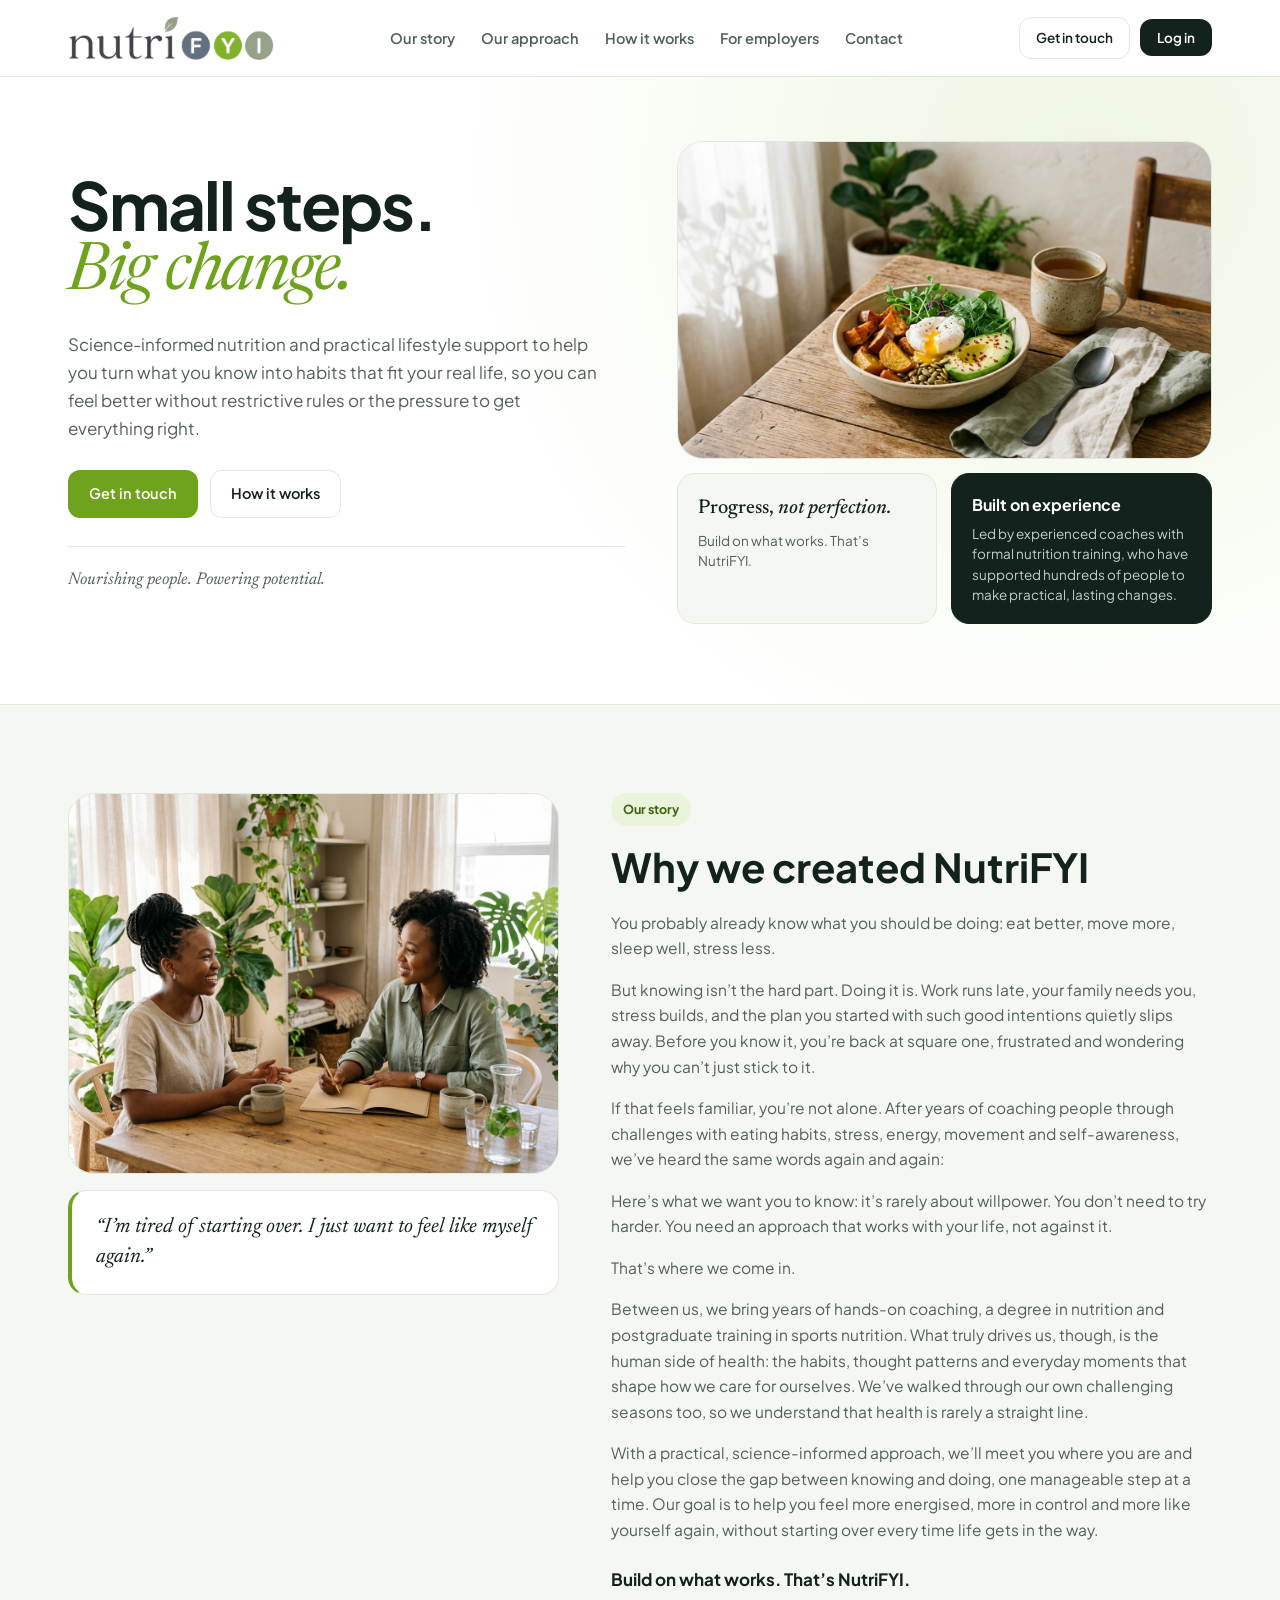
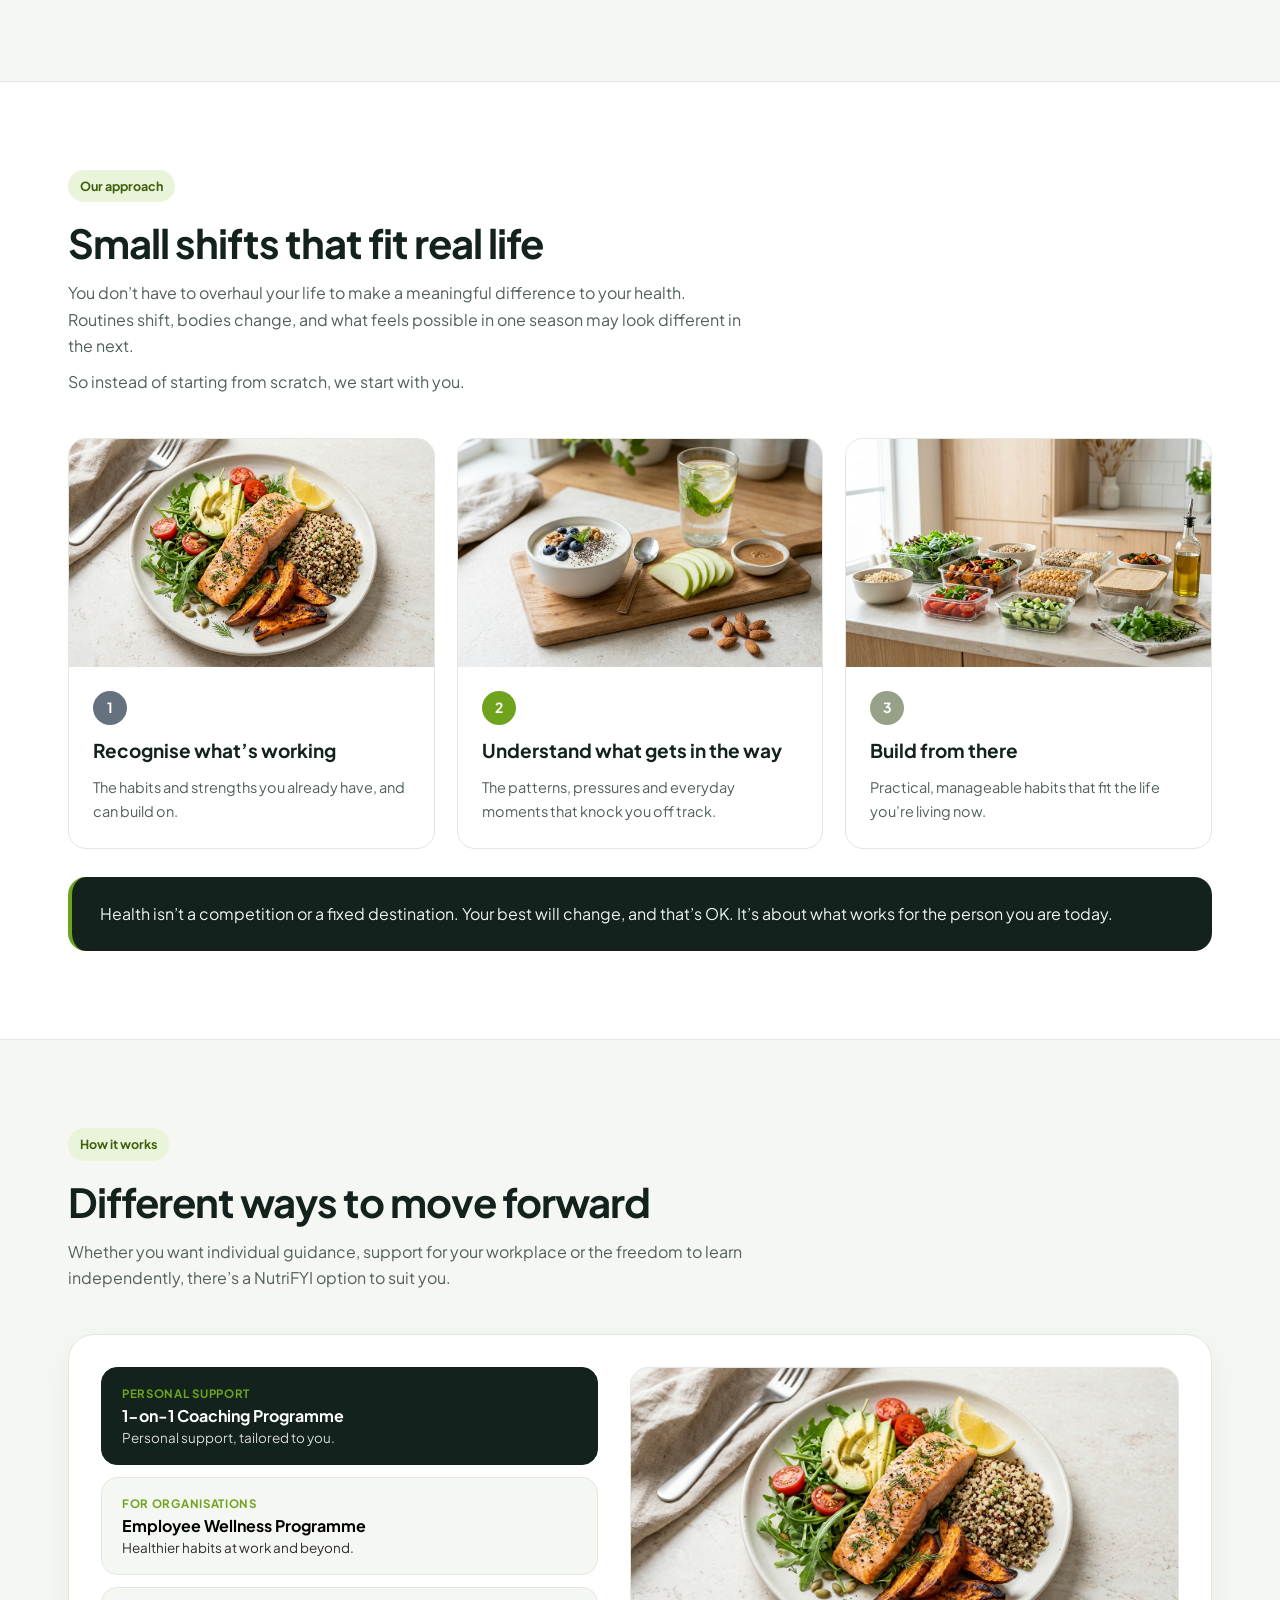
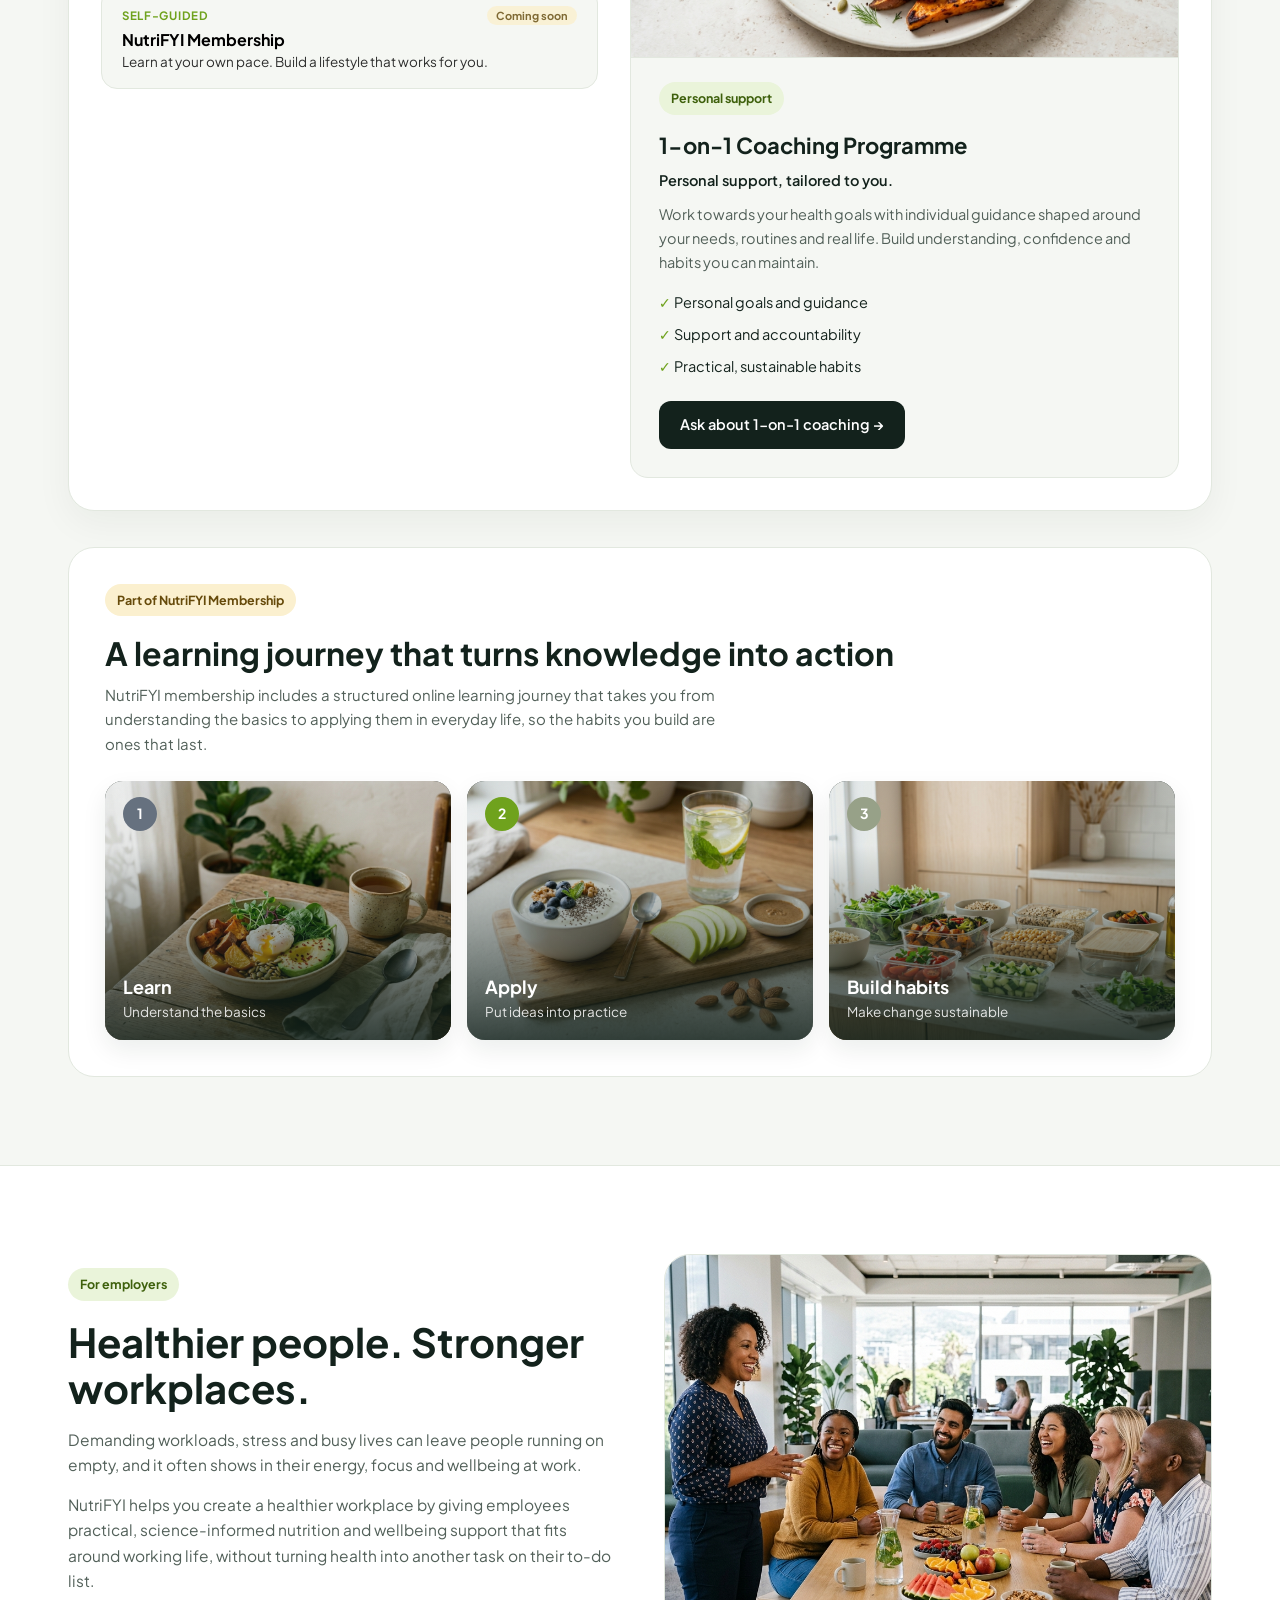
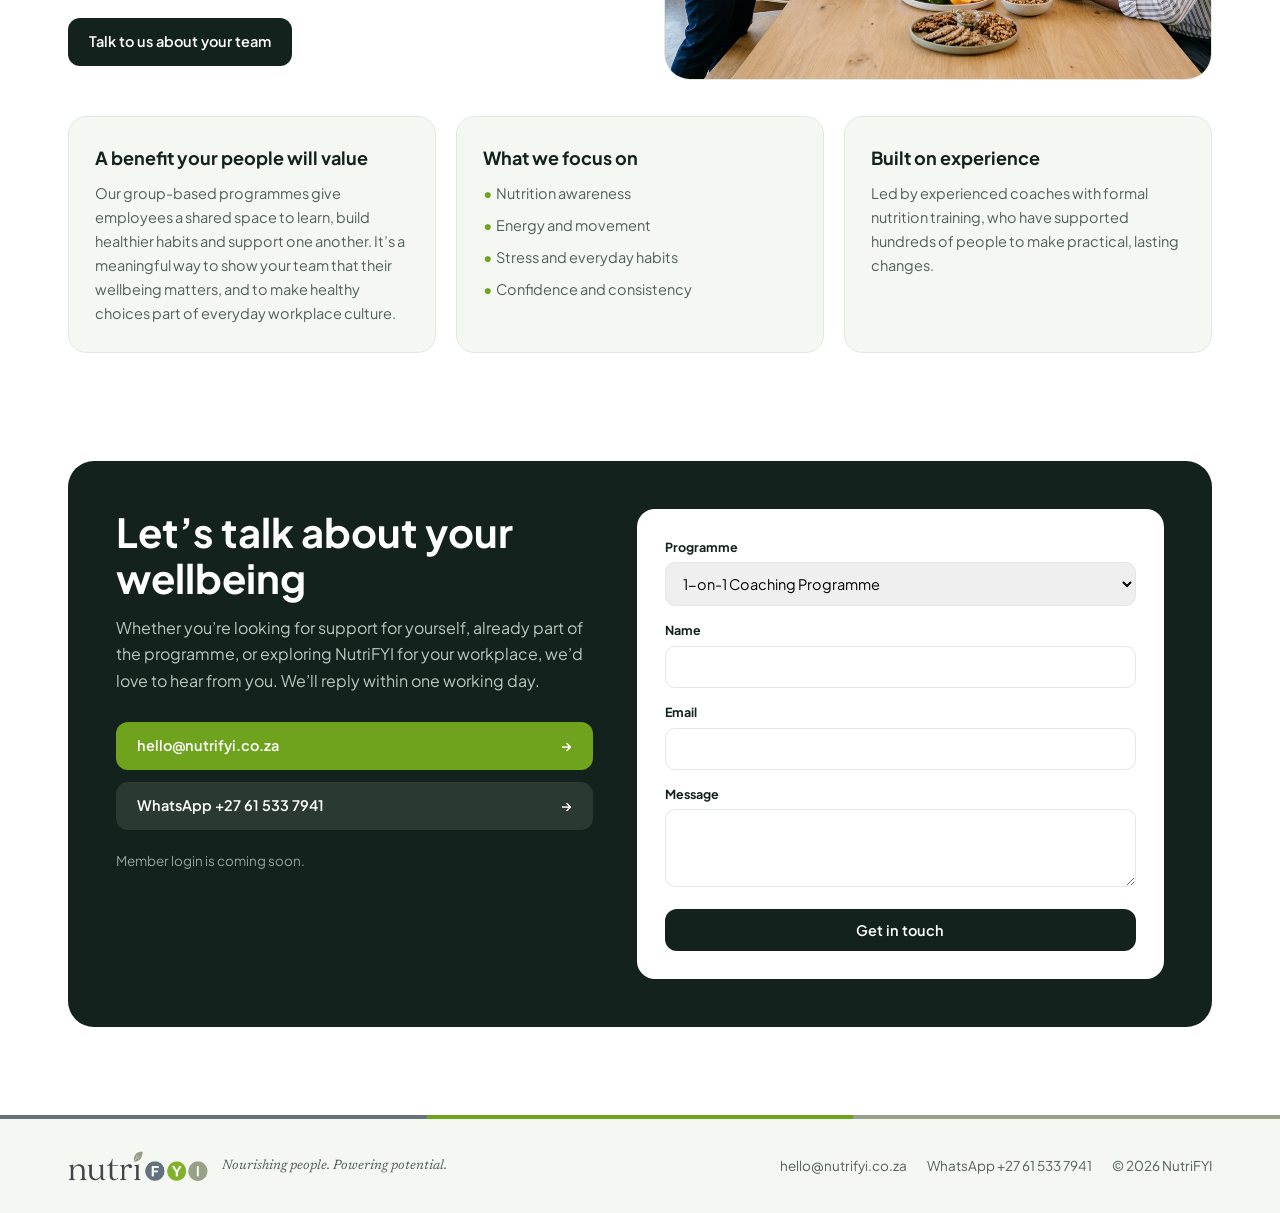
<file: index.html>
<!DOCTYPE html>
<html lang="en">
<head>
  <meta charset="UTF-8" />
  <meta name="viewport" content="width=device-width, initial-scale=1.0" />
  <title>NutriFYI — Nourishing people. Powering potential.</title>
  <meta name="description" content="Science-informed nutrition and practical lifestyle support to help you turn what you know into habits that fit your real life." />
  <meta name="theme-color" content="#6fa21d" />

  <!-- Open Graph -->
  <meta property="og:type" content="website" />
  <meta property="og:title" content="NutriFYI — Small steps. Big change." />
  <meta property="og:description" content="Science-informed nutrition and practical lifestyle support for individuals and workplaces." />
  <meta property="og:image" content="assets/hero-editorial.jpg" />

  <link rel="icon" type="image/svg+xml" href="assets/favicon.svg" />
  <link rel="preconnect" href="https://fonts.googleapis.com" />
  <link rel="preconnect" href="https://fonts.gstatic.com" crossorigin />
  <link href="https://fonts.googleapis.com/css2?family=Newsreader:ital,opsz,wght@0,6..72,400;0,6..72,500;1,6..72,400&family=Plus+Jakarta+Sans:wght@400;500;600;700&display=swap" rel="stylesheet" />
  <link rel="stylesheet" href="css/styles.css" />
</head>
<body>

  <header>
    <div class="container nav">
      <a href="#top" class="brand" aria-label="NutriFYI home">
        <img src="assets/nutrifyi-logo.png" alt="NutriFYI" />
      </a>

      <ul class="nav-links">
        <li><a href="#story">Our story</a></li>
        <li><a href="#approach">Our approach</a></li>
        <li><a href="#how">How it works</a></li>
        <li><a href="#employers">For employers</a></li>
        <li><a href="#contact">Contact</a></li>
      </ul>

      <div class="nav-right">
        <a href="#contact" class="btn btn-outline btn-sm">Get in touch</a>
        <button type="button" class="btn btn-primary btn-sm" id="loginBtn" aria-expanded="false" aria-controls="loginPopover">Log in</button>
        <div class="login-popover" id="loginPopover" role="dialog" aria-label="Member login notice">
          <strong>Member login is coming soon.</strong>
          <p>We’ll let you know as soon as it’s ready.</p>
        </div>
      </div>

      <button type="button" class="mobile-btn" id="mobileMenuBtn" aria-label="Open menu" aria-expanded="false" aria-controls="mobileMenu">
        <svg width="20" height="20" viewBox="0 0 24 24" fill="none" stroke="currentColor" stroke-width="2"><path d="M4 7h16M4 12h16M4 17h16"/></svg>
      </button>
    </div>

    <nav class="mobile-menu" id="mobileMenu" aria-label="Mobile navigation">
      <a href="#story">Our story</a>
      <a href="#approach">Our approach</a>
      <a href="#how">How it works</a>
      <a href="#employers">For employers</a>
      <a href="#contact">Contact</a>
    </nav>
  </header>

  <main>
    <!-- Hero -->
    <section class="hero" id="top">
      <div class="container hero-grid">
        <div>
          <h1>Small steps.<span class="serif">Big change.</span></h1>
          <p class="hero-lede">
            Science-informed nutrition and practical lifestyle support to help you turn what you know into habits that fit your real life, so you can feel better without restrictive rules or the pressure to get everything right.
          </p>
          <div class="hero-actions">
            <a href="#contact" class="btn btn-leaf">Get in touch</a>
            <a href="#how" class="btn btn-outline">How it works</a>
          </div>
          <div class="hero-tagline">Nourishing people. Powering potential.</div>
        </div>

        <div class="hero-bento">
          <div class="bento-img-main">
            <img src="assets/hero-editorial.jpg" alt="Balanced whole-food breakfast bowl and herbal tea in natural morning light" />
          </div>
          <div class="bento-mini">
            <strong class="serif" style="font-size: 20px; font-weight: 500;">Progress, <em>not perfection.</em></strong>
            <p>Build on what works. That’s NutriFYI.</p>
          </div>
          <div class="bento-mini dark">
            <strong>Built on experience</strong>
            <p>Led by experienced coaches with formal nutrition training, who have supported hundreds of people to make practical, lasting changes.</p>
          </div>
        </div>
      </div>
    </section>

    <!-- Our Story -->
    <section class="section section-surface" id="story">
      <div class="container story-split">
        <div class="story-media-col">
          <div class="photo-card">
            <img src="assets/coaching-portrait.jpg" alt="NutriFYI coaching conversation over tea in a bright studio" loading="lazy" />
          </div>
          <blockquote class="story-quote-card">
            <p>“I’m tired of starting over. I just want to feel like myself again.”</p>
          </blockquote>
        </div>

        <div class="story-prose">
          <div class="pill-tag">Our story</div>
          <h2>Why we created NutriFYI</h2>
          <p>You probably already know what you should be doing: eat better, move more, sleep well, stress less.</p>
          <p>But knowing isn’t the hard part. Doing it is. Work runs late, your family needs you, stress builds, and the plan you started with such good intentions quietly slips away. Before you know it, you’re back at square one, frustrated and wondering why you can’t just stick to it.</p>
          <p>If that feels familiar, you’re not alone. After years of coaching people through challenges with eating habits, stress, energy, movement and self-awareness, we’ve heard the same words again and again:</p>
          <p>Here’s what we want you to know: it’s rarely about willpower. You don’t need to try harder. You need an approach that works with your life, not against it.</p>
          <p>That’s where we come in.</p>
          <p>Between us, we bring years of hands-on coaching, a degree in nutrition and postgraduate training in sports nutrition. What truly drives us, though, is the human side of health: the habits, thought patterns and everyday moments that shape how we care for ourselves. We’ve walked through our own challenging seasons too, so we understand that health is rarely a straight line.</p>
          <p>With a practical, science-informed approach, we’ll meet you where you are and help you close the gap between knowing and doing, one manageable step at a time. Our goal is to help you feel more energised, more in control and more like yourself again, without starting over every time life gets in the way.</p>
          <div class="story-signoff">Build on what works. That’s NutriFYI.</div>
        </div>
      </div>
    </section>

    <!-- Our Approach -->
    <section class="section" id="approach">
      <div class="container">
        <div class="section-head">
          <div class="pill-tag">Our approach</div>
          <h2>Small shifts that fit real life</h2>
          <p>You don’t have to overhaul your life to make a meaningful difference to your health. Routines shift, bodies change, and what feels possible in one season may look different in the next.</p>
          <p>So instead of starting from scratch, we start with you.</p>
        </div>

        <div class="method-grid">
          <div class="method-card">
            <div class="method-img-wrap">
              <img src="assets/food-balanced-lunch.jpg" alt="Balanced whole-food lunch plate with salmon, quinoa, roasted sweet potato, and greens" loading="lazy" />
            </div>
            <div class="method-body">
              <div class="step-badge" style="background: #66717f;">1</div>
              <h3>Recognise what’s working</h3>
              <p>The habits and strengths you already have, and can build on.</p>
            </div>
          </div>
          <div class="method-card">
            <div class="method-img-wrap">
              <img src="assets/food-smart-snacks.jpg" alt="Healthy afternoon snacks with Greek yogurt, berries, apple, almond butter, and mint water" loading="lazy" />
            </div>
            <div class="method-body">
              <div class="step-badge" style="background: #6fa21d;">2</div>
              <h3>Understand what gets in the way</h3>
              <p>The patterns, pressures and everyday moments that knock you off track.</p>
            </div>
          </div>
          <div class="method-card">
            <div class="method-img-wrap">
              <img src="assets/food-meal-prep.jpg" alt="Fresh weekly whole-food meal prep containers with leafy greens, roasted vegetables, grains, and chickpeas" loading="lazy" />
            </div>
            <div class="method-body">
              <div class="step-badge" style="background: #97a188;">3</div>
              <h3>Build from there</h3>
              <p>Practical, manageable habits that fit the life you’re living now.</p>
            </div>
          </div>
        </div>

        <div class="approach-callout">
          Health isn’t a competition or a fixed destination. Your best will change, and that’s OK. It’s about what works for the person you are today.
        </div>
      </div>
    </section>

    <!-- How It Works -->
    <section class="section section-surface" id="how">
      <div class="container">
        <div class="section-head">
          <div class="pill-tag">How it works</div>
          <h2>Different ways to move forward</h2>
          <p>Whether you want individual guidance, support for your workplace or the freedom to learn independently, there’s a NutriFYI option to suit you.</p>
        </div>

        <div class="finder-shell">
          <div class="finder-options">
            <button type="button" class="finder-opt active" data-key="coaching">
              <div class="finder-opt-top"><small>Personal support</small></div>
              <strong>1-on-1 Coaching Programme</strong>
              <span>Personal support, tailored to you.</span>
            </button>
            <button type="button" class="finder-opt" data-key="workplace">
              <div class="finder-opt-top"><small>For organisations</small></div>
              <strong>Employee Wellness Programme</strong>
              <span>Healthier habits at work and beyond.</span>
            </button>
            <button type="button" class="finder-opt" data-key="membership">
              <div class="finder-opt-top">
                <small>Self-guided</small>
                <span class="pill-tag pill-honey" style="margin:0; padding:3px 9px; font-size:11px;">Coming soon</span>
              </div>
              <strong>NutriFYI Membership</strong>
              <span>Learn at your own pace. Build a lifestyle that works for you.</span>
            </button>
          </div>

          <div class="finder-result" id="fitResult">
            <img class="finder-photo" src="assets/food-balanced-lunch.jpg" alt="Balanced whole-food lunch plate" loading="lazy" />
            <div class="finder-result-body">
              <span class="pill-tag" style="margin-bottom: 12px;">Personal support</span>
              <h3>1-on-1 Coaching Programme</h3>
              <div class="sub">Personal support, tailored to you.</div>
              <p style="color: var(--muted); font-size: 14.5px;">Work towards your health goals with individual guidance shaped around your needs, routines and real life. Build understanding, confidence and habits you can maintain.</p>
              <ul>
                <li>Personal goals and guidance</li>
                <li>Support and accountability</li>
                <li>Practical, sustainable habits</li>
              </ul>
              <a href="#contact" class="btn btn-primary" onclick="preselectProgramme('1-on-1 Coaching Programme')">Ask about 1-on-1 coaching →</a>
            </div>
          </div>
        </div>

        <!-- Part of NutriFYI Membership -->
        <div class="journey-banner">
          <div class="pill-tag pill-honey">Part of NutriFYI Membership</div>
          <h3>A learning journey that turns knowledge into action</h3>
          <p style="color: var(--muted); font-size: 15px; max-width: 640px;">NutriFYI membership includes a structured online learning journey that takes you from understanding the basics to applying them in everyday life, so the habits you build are ones that last.</p>

          <div class="journey-overlay-grid">
            <div class="journey-overlay-card">
              <img src="assets/hero-editorial.jpg" alt="Whole-food breakfast bowl" loading="lazy" />
              <div class="journey-overlay-content">
                <div class="step-badge" style="background: #66717f;">1</div>
                <div>
                  <strong>Learn</strong>
                  <span>Understand the basics</span>
                </div>
              </div>
            </div>
            <div class="journey-overlay-card">
              <img src="assets/food-smart-snacks.jpg" alt="Healthy afternoon snacks" loading="lazy" />
              <div class="journey-overlay-content">
                <div class="step-badge" style="background: #6fa21d;">2</div>
                <div>
                  <strong>Apply</strong>
                  <span>Put ideas into practice</span>
                </div>
              </div>
            </div>
            <div class="journey-overlay-card">
              <img src="assets/food-meal-prep.jpg" alt="Weekly whole-food meal prep" loading="lazy" />
              <div class="journey-overlay-content">
                <div class="step-badge" style="background: #97a188;">3</div>
                <div>
                  <strong>Build habits</strong>
                  <span>Make change sustainable</span>
                </div>
              </div>
            </div>
          </div>
        </div>
      </div>
    </section>

    <!-- For Employers -->
    <section class="section" id="employers">
      <div class="container">
        <div class="employers-top">
          <div>
            <div class="pill-tag">For employers</div>
            <h2>Healthier people. Stronger workplaces.</h2>
            <p style="color: var(--muted); font-size: 15.5px; margin-bottom: 14px;">Demanding workloads, stress and busy lives can leave people running on empty, and it often shows in their energy, focus and wellbeing at work.</p>
            <p style="color: var(--muted); font-size: 15.5px; margin-bottom: 24px;">NutriFYI helps you create a healthier workplace by giving employees practical, science-informed nutrition and wellbeing support that fits around working life, without turning health into another task on their to-do list.</p>
            <a href="#contact" class="btn btn-primary" onclick="preselectProgramme('Employee Wellness Programme')">Talk to us about your team</a>
          </div>
          <div class="photo-card">
            <img src="assets/workplace-wellness.jpg" alt="Workplace team participating in a NutriFYI wellbeing session" loading="lazy" />
          </div>
        </div>

        <div class="employers-cards">
          <div class="emp-card">
            <h3>A benefit your people will value</h3>
            <p>Our group-based programmes give employees a shared space to learn, build healthier habits and support one another. It’s a meaningful way to show your team that their wellbeing matters, and to make healthy choices part of everyday workplace culture.</p>
          </div>
          <div class="emp-card">
            <h3>What we focus on</h3>
            <ul>
              <li>Nutrition awareness</li>
              <li>Energy and movement</li>
              <li>Stress and everyday habits</li>
              <li>Confidence and consistency</li>
            </ul>
          </div>
          <div class="emp-card">
            <h3>Built on experience</h3>
            <p>Led by experienced coaches with formal nutrition training, who have supported hundreds of people to make practical, lasting changes.</p>
          </div>
        </div>
      </div>
    </section>

    <!-- Contact -->
    <section class="section" id="contact" style="padding-top: 20px;">
      <div class="container">
        <div class="contact-box">
          <div>
            <h2>Let’s talk about your wellbeing</h2>
            <p style="margin-bottom: 28px;">Whether you’re looking for support for yourself, already part of the programme, or exploring NutriFYI for your workplace, we’d love to hear from you. We’ll reply within one working day.</p>
            <div class="contact-channels">
              <a href="mailto:hello@nutrifyi.co.za" class="btn btn-leaf" style="justify-content: space-between;">
                <span>hello@nutrifyi.co.za</span><span>→</span>
              </a>
              <a href="https://wa.me/27615337941" target="_blank" rel="noopener noreferrer" class="btn btn-whatsapp">
                <span>WhatsApp +27 61 533 7941</span><span>→</span>
              </a>
            </div>
            <p style="font-size: 13.5px; opacity: 0.78;">Member login is coming soon.</p>
          </div>

          <div class="contact-form">
            <form name="contact" method="POST" data-netlify="true" netlify-honeypot="bot-field" id="contactForm">
              <input type="hidden" name="form-name" value="contact" />
              <input type="hidden" name="subject" value="New NutriFYI enquiry from %{formName} (%{submissionId})" />
              <p class="sr-only">
                <label>Don’t fill this out if you’re human: <input name="bot-field" /></label>
              </p>

              <div class="field">
                <label for="programme">Programme</label>
                <select id="programme" name="programme">
                  <option value="1-on-1 Coaching Programme">1-on-1 Coaching Programme</option>
                  <option value="Employee Wellness Programme">Employee Wellness Programme</option>
                  <option value="NutriFYI Membership">NutriFYI Membership</option>
                </select>
              </div>
              <div class="field">
                <label for="name">Name</label>
                <input id="name" name="name" type="text" autocomplete="name" required />
              </div>
              <div class="field">
                <label for="email">Email</label>
                <input id="email" name="email" type="email" autocomplete="email" required />
              </div>
              <div class="field">
                <label for="message">Message</label>
                <textarea id="message" name="message" rows="3"></textarea>
              </div>
              <button type="submit" class="btn btn-primary" style="width: 100%;">Get in touch</button>
            </form>
            <div class="form-status" id="formStatus" role="status" aria-live="polite"></div>
          </div>
        </div>
      </div>
    </section>
  </main>

  <div class="fyi-bar">
    <div style="background: #66717f;"></div>
    <div style="background: #6fa21d;"></div>
    <div style="background: #97a188;"></div>
  </div>
  <footer>
    <div class="container footer-flex">
      <div class="footer-brand">
        <img src="assets/nutrifyi-logo.png" alt="NutriFYI" />
        <em class="serif">Nourishing people. Powering potential.</em>
      </div>
      <div class="footer-links">
        <a href="mailto:hello@nutrifyi.co.za">hello@nutrifyi.co.za</a>
        <a href="https://wa.me/27615337941" target="_blank" rel="noopener noreferrer">WhatsApp +27 61 533 7941</a>
        <span>© 2026 NutriFYI</span>
      </div>
    </div>
  </footer>

  <script src="js/main.js"></script>
</body>
</html>
</file>
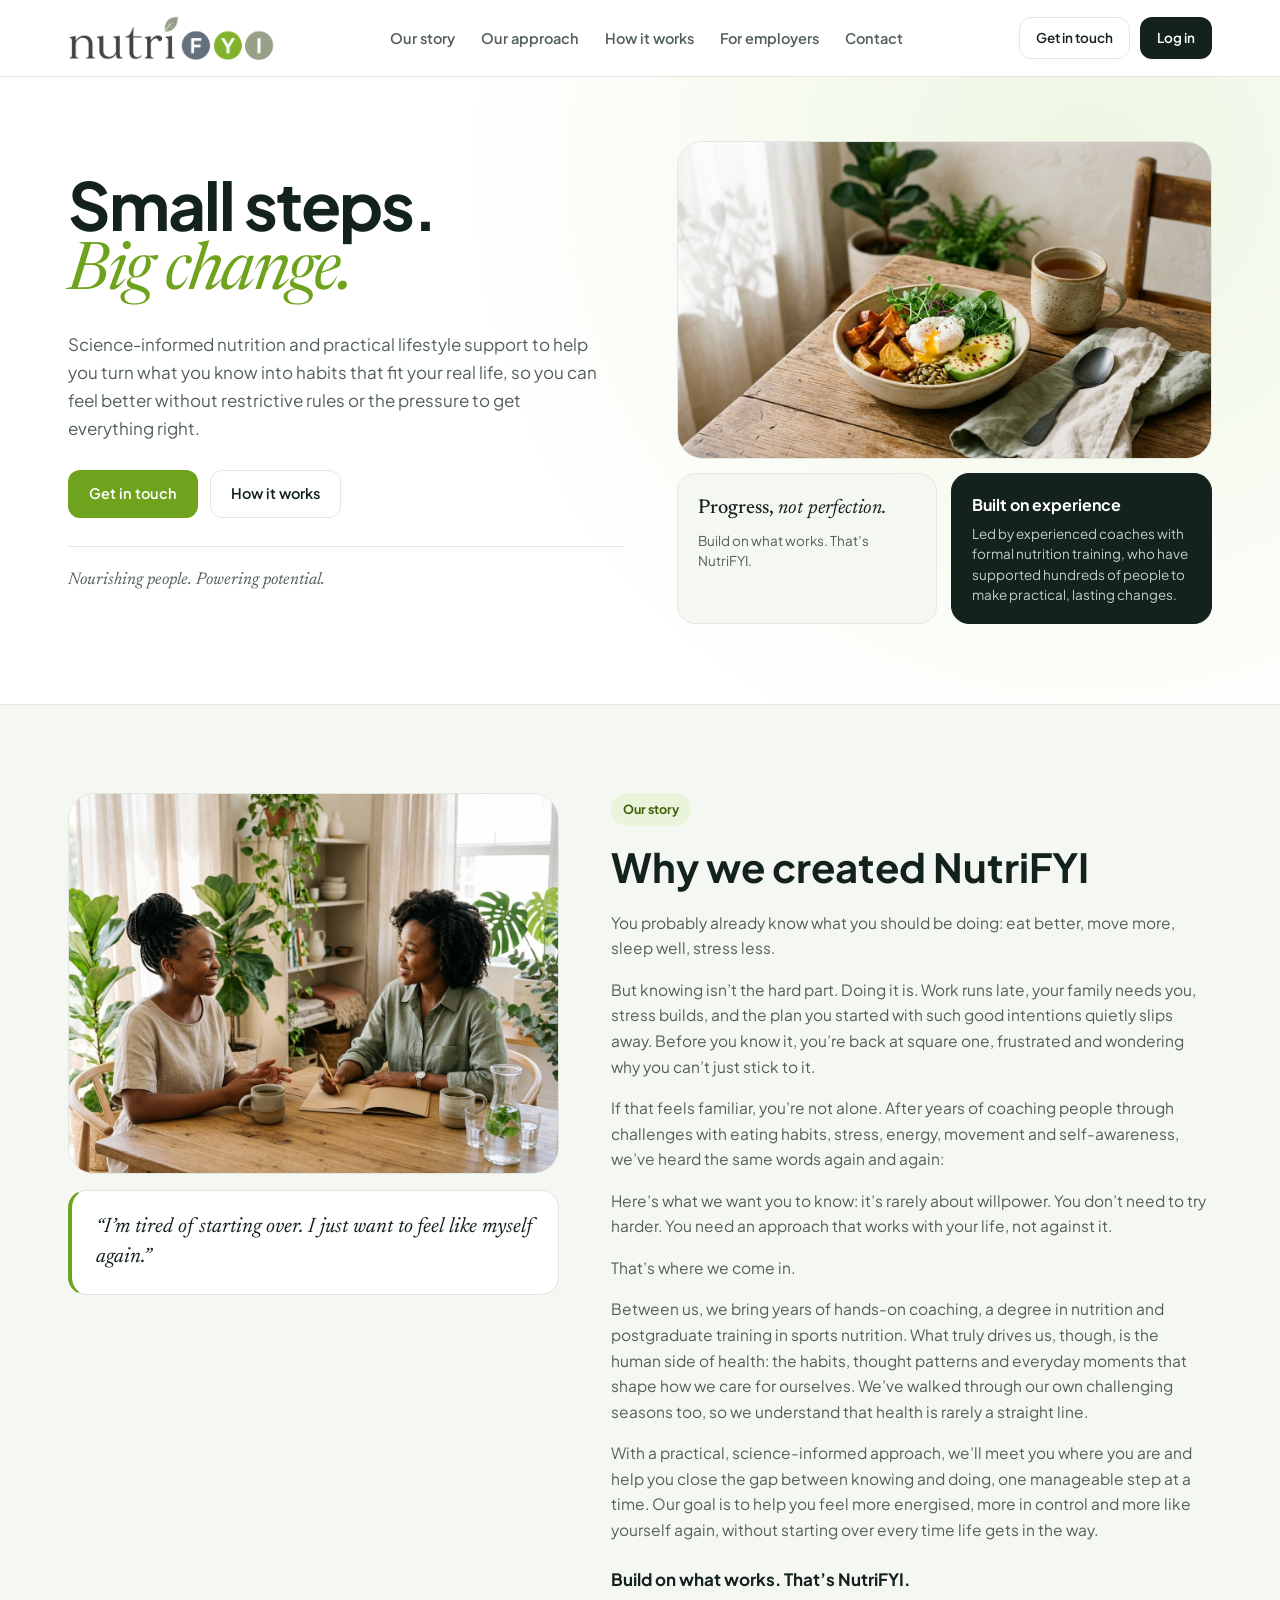
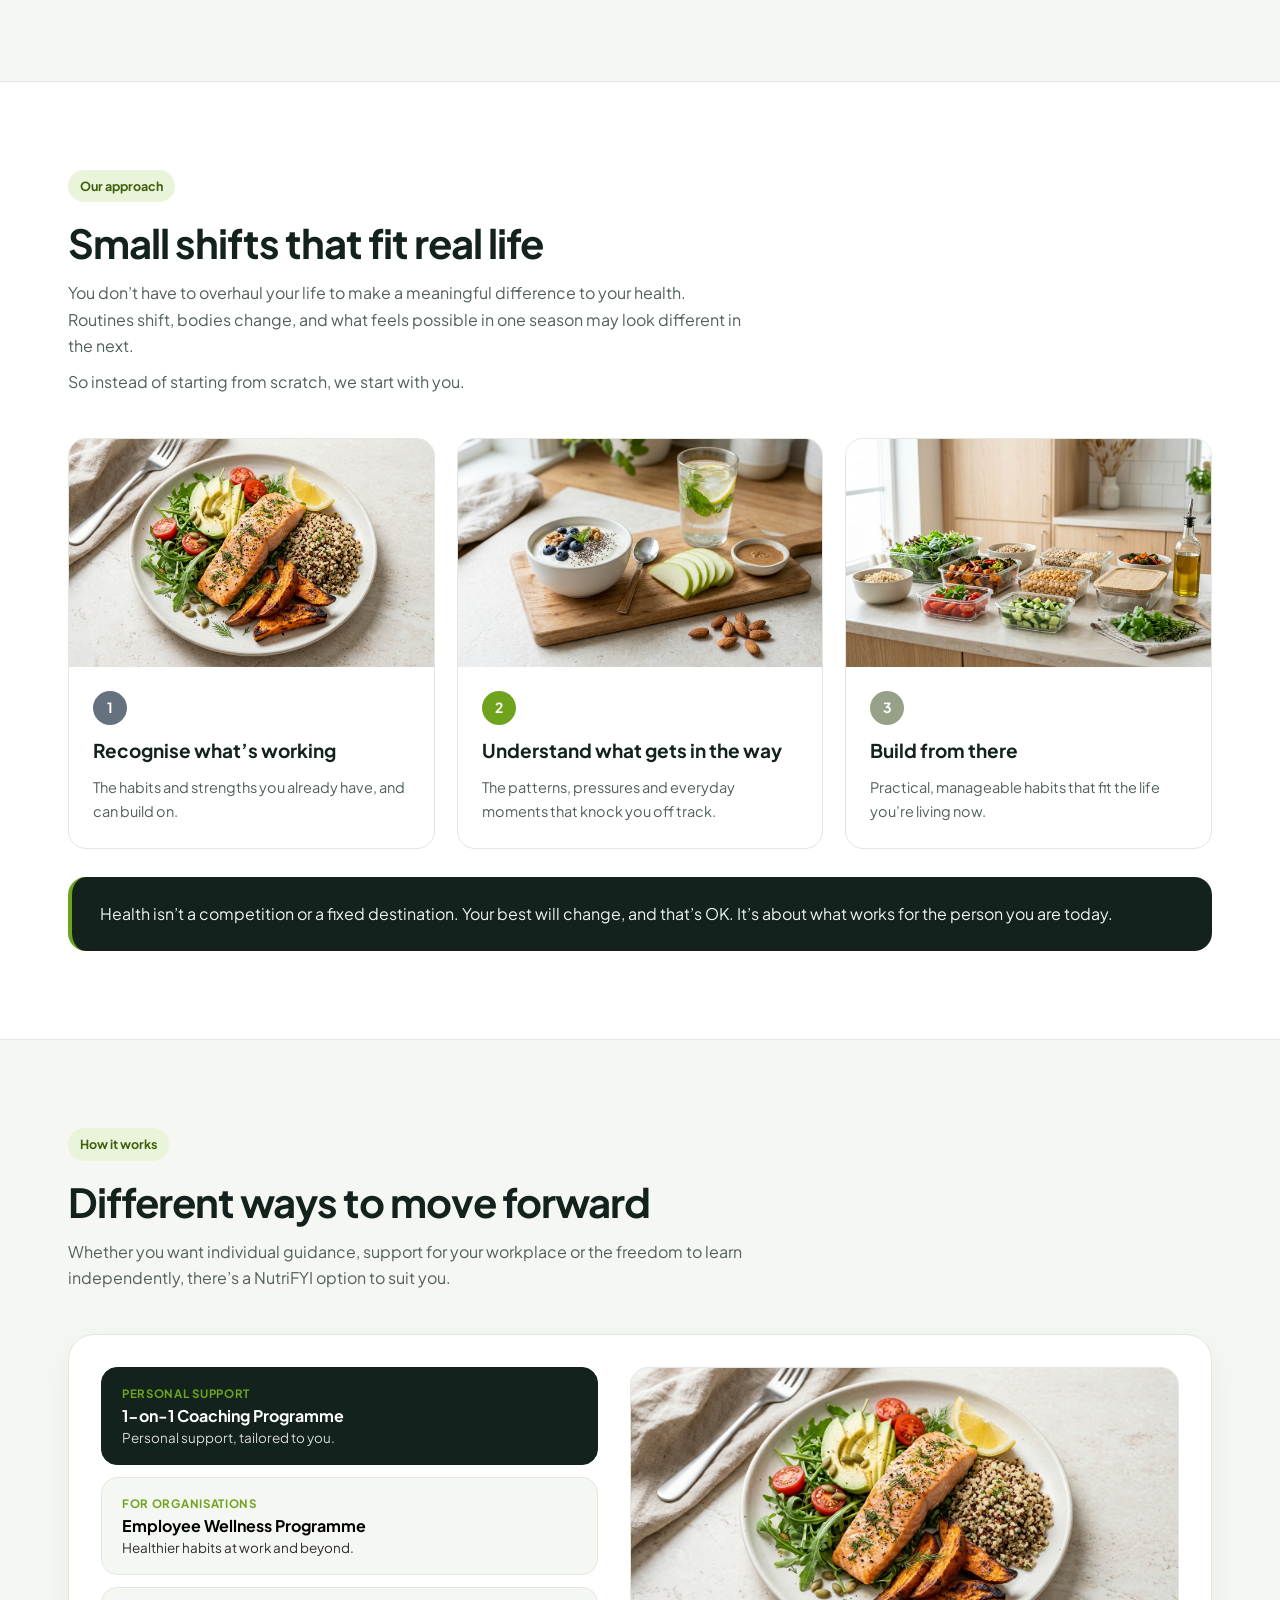
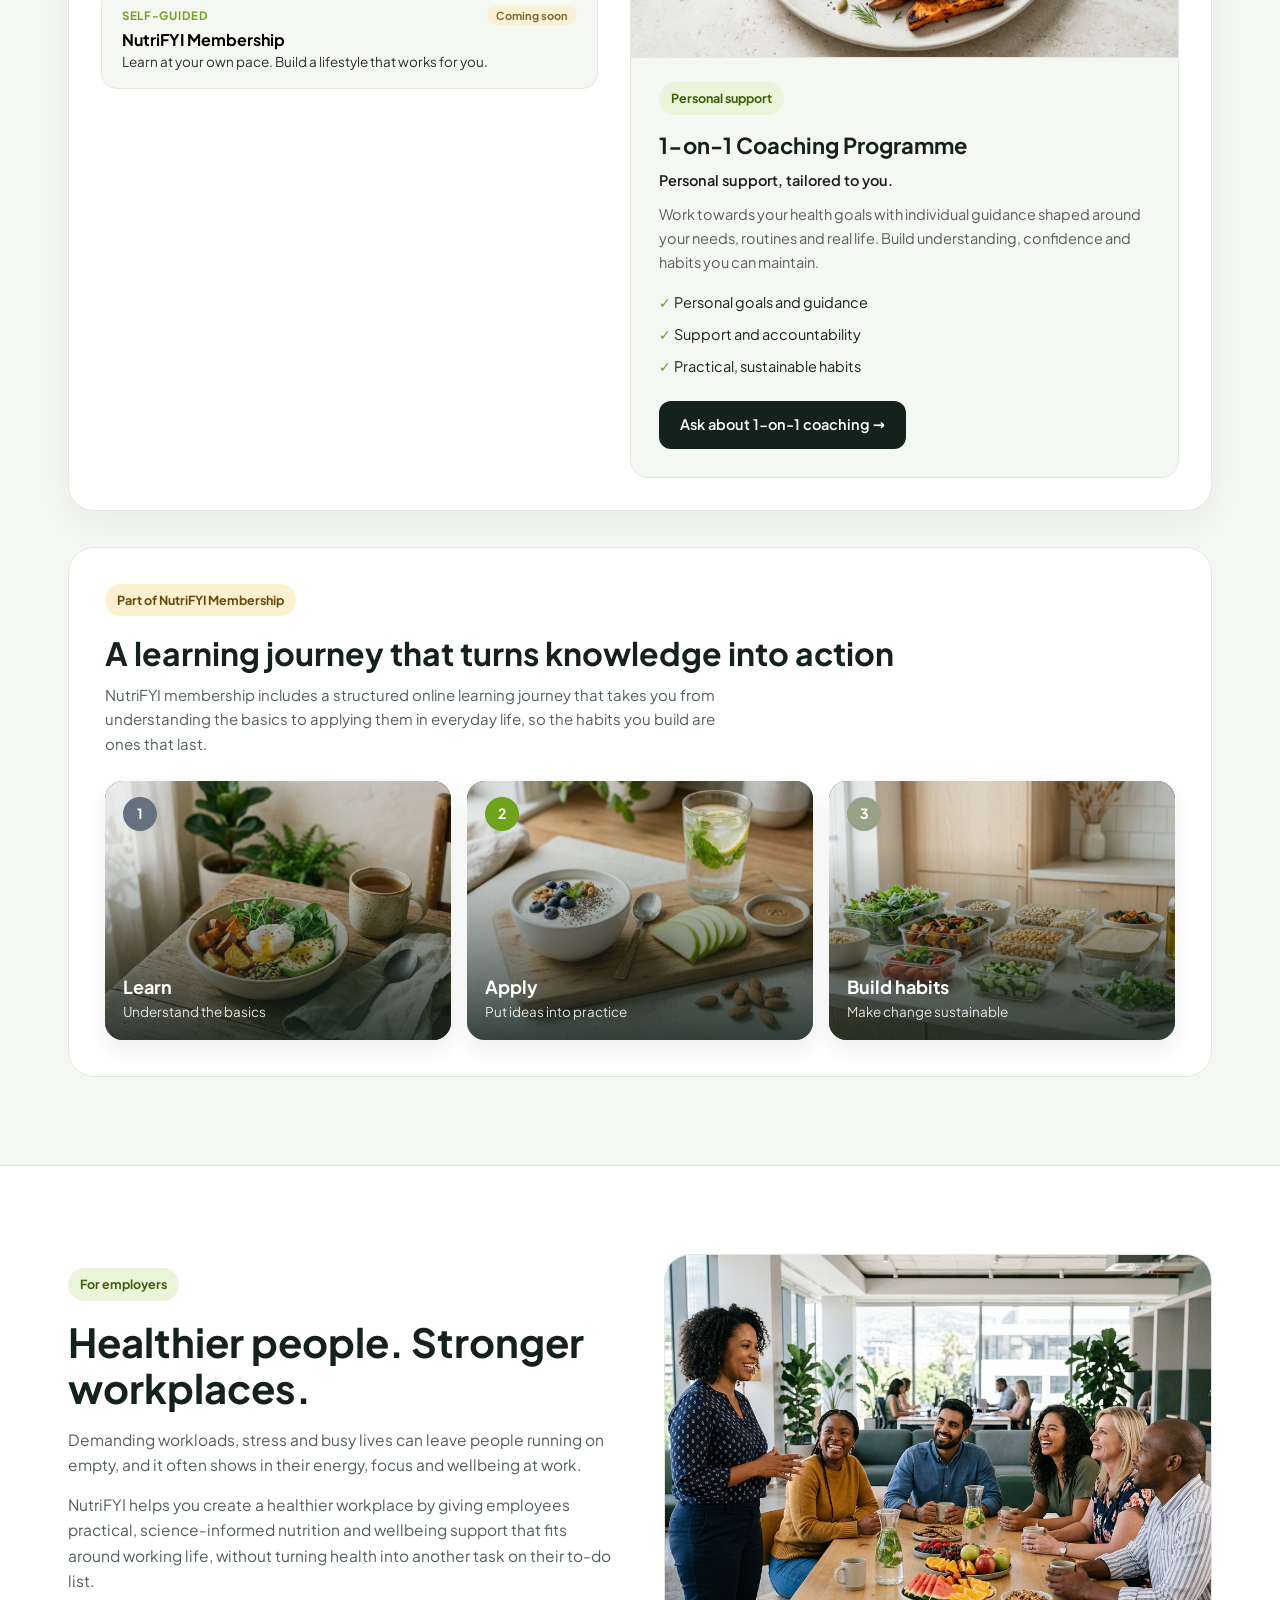
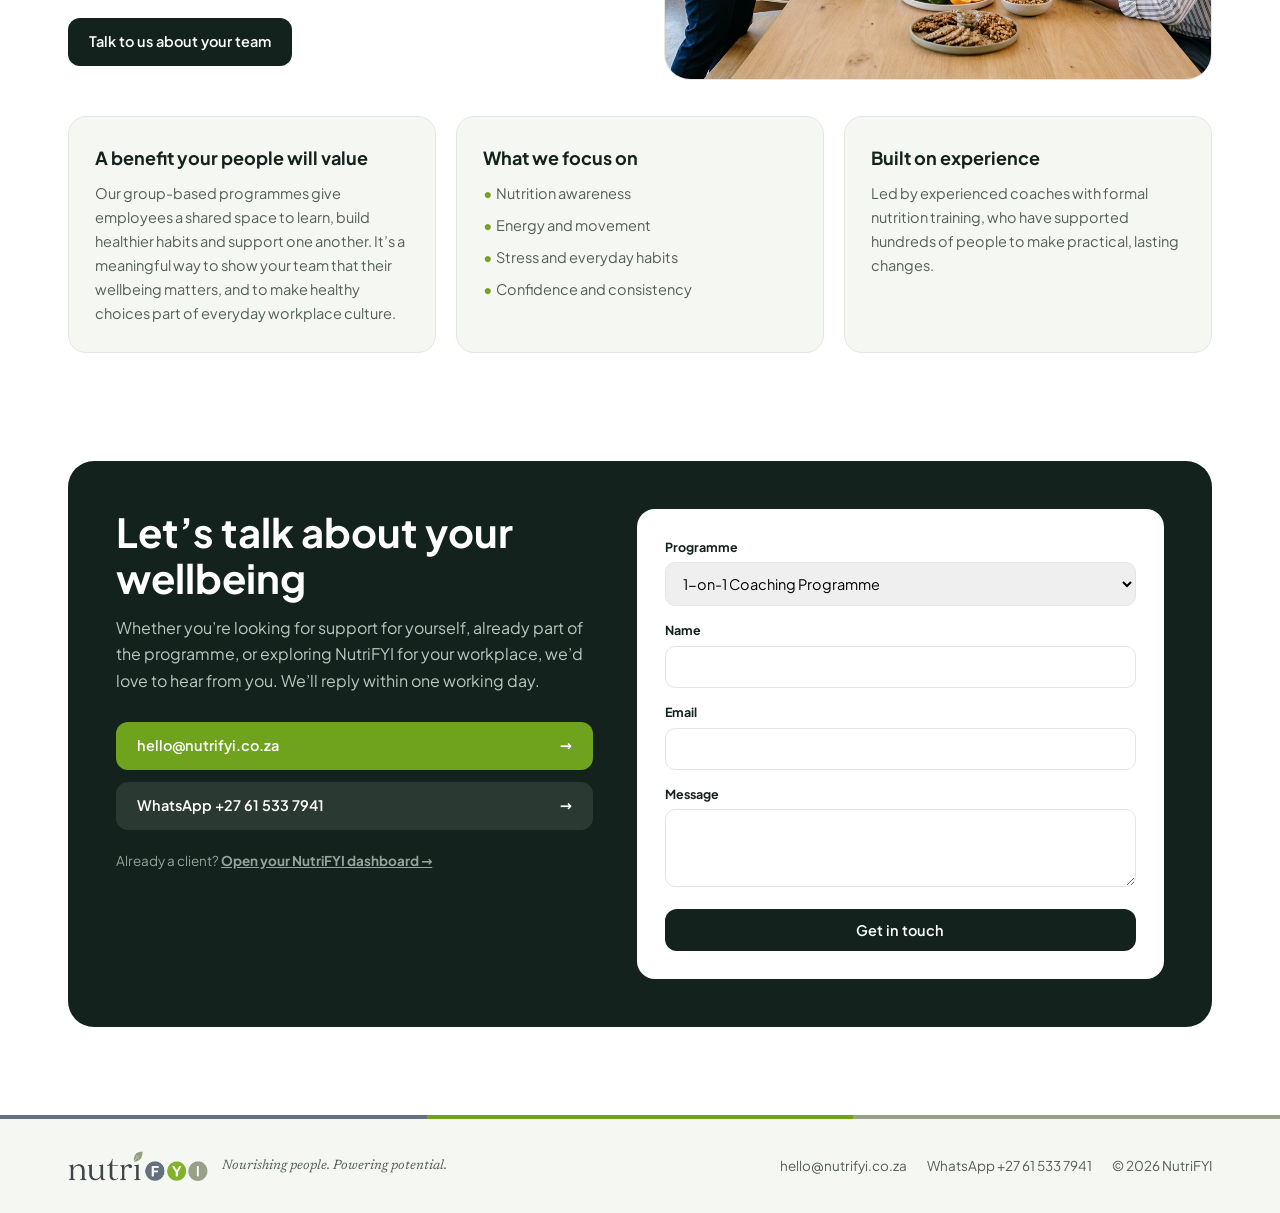
<file: public/index.html>
<!DOCTYPE html>
<html lang="en">
<head>
  <meta charset="UTF-8" />
  <meta name="viewport" content="width=device-width, initial-scale=1.0" />
  <title>NutriFYI — Nourishing people. Powering potential.</title>
  <meta name="description" content="Science-informed nutrition and practical lifestyle support to help you turn what you know into habits that fit your real life." />
  <meta name="theme-color" content="#6fa21d" />

  <!-- Open Graph -->
  <meta property="og:type" content="website" />
  <meta property="og:title" content="NutriFYI — Small steps. Big change." />
  <meta property="og:description" content="Science-informed nutrition and practical lifestyle support for individuals and workplaces." />
  <meta property="og:image" content="assets/hero-editorial.jpg" />

  <link rel="icon" type="image/svg+xml" href="assets/favicon.svg" />
  <link rel="stylesheet" href="css/styles.css" />
</head>
<body>

  <header>
    <div class="container nav">
      <a href="#top" class="brand" aria-label="NutriFYI home">
        <img src="assets/nutrifyi-logo.png" alt="NutriFYI" />
      </a>

      <ul class="nav-links">
        <li><a href="#story">Our story</a></li>
        <li><a href="#approach">Our approach</a></li>
        <li><a href="#how">How it works</a></li>
        <li><a href="#employers">For employers</a></li>
        <li><a href="#contact">Contact</a></li>
      </ul>

      <div class="nav-right">
        <a href="#contact" class="btn btn-outline btn-sm">Get in touch</a>
        <a href="/dashboard/" class="btn btn-primary btn-sm" id="loginBtn">Log in</a>
      </div>

      <button type="button" class="mobile-btn" id="mobileMenuBtn" aria-label="Open menu" aria-expanded="false" aria-controls="mobileMenu">
        <svg width="20" height="20" viewBox="0 0 24 24" fill="none" stroke="currentColor" stroke-width="2"><path d="M4 7h16M4 12h16M4 17h16"/></svg>
      </button>
    </div>

    <nav class="mobile-menu" id="mobileMenu" aria-label="Mobile navigation">
      <a href="#story">Our story</a>
      <a href="#approach">Our approach</a>
      <a href="#how">How it works</a>
      <a href="#employers">For employers</a>
      <a href="#contact">Contact</a>
      <a href="/dashboard/">Client dashboard</a>
    </nav>
  </header>

  <main>
    <!-- Hero -->
    <section class="hero" id="top">
      <div class="container hero-grid">
        <div>
          <h1>Small steps.<span class="serif">Big change.</span></h1>
          <p class="hero-lede">
            Science-informed nutrition and practical lifestyle support to help you turn what you know into habits that fit your real life, so you can feel better without restrictive rules or the pressure to get everything right.
          </p>
          <div class="hero-actions">
            <a href="#contact" class="btn btn-leaf">Get in touch</a>
            <a href="#how" class="btn btn-outline">How it works</a>
          </div>
          <div class="hero-tagline">Nourishing people. Powering potential.</div>
        </div>

        <div class="hero-bento">
          <div class="bento-img-main">
            <img src="assets/hero-editorial.jpg" alt="Balanced whole-food breakfast bowl and herbal tea in natural morning light" />
          </div>
          <div class="bento-mini">
            <strong class="serif bento-quote-title">Progress, <em>not perfection.</em></strong>
            <p>Build on what works. That’s NutriFYI.</p>
          </div>
          <div class="bento-mini dark">
            <strong>Built on experience</strong>
            <p>Led by experienced coaches with formal nutrition training, who have supported hundreds of people to make practical, lasting changes.</p>
          </div>
        </div>
      </div>
    </section>

    <!-- Our Story -->
    <section class="section section-surface" id="story">
      <div class="container story-split">
        <div class="story-media-col">
          <div class="photo-card">
            <img src="assets/coaching-portrait.jpg" alt="NutriFYI coaching conversation over tea in a bright studio" loading="lazy" />
          </div>
          <blockquote class="story-quote-card">
            <p>“I’m tired of starting over. I just want to feel like myself again.”</p>
          </blockquote>
        </div>

        <div class="story-prose">
          <div class="pill-tag">Our story</div>
          <h2>Why we created NutriFYI</h2>
          <p>You probably already know what you should be doing: eat better, move more, sleep well, stress less.</p>
          <p>But knowing isn’t the hard part. Doing it is. Work runs late, your family needs you, stress builds, and the plan you started with such good intentions quietly slips away. Before you know it, you’re back at square one, frustrated and wondering why you can’t just stick to it.</p>
          <p>If that feels familiar, you’re not alone. After years of coaching people through challenges with eating habits, stress, energy, movement and self-awareness, we’ve heard the same words again and again:</p>
          <p>Here’s what we want you to know: it’s rarely about willpower. You don’t need to try harder. You need an approach that works with your life, not against it.</p>
          <p>That’s where we come in.</p>
          <p>Between us, we bring years of hands-on coaching, a degree in nutrition and postgraduate training in sports nutrition. What truly drives us, though, is the human side of health: the habits, thought patterns and everyday moments that shape how we care for ourselves. We’ve walked through our own challenging seasons too, so we understand that health is rarely a straight line.</p>
          <p>With a practical, science-informed approach, we’ll meet you where you are and help you close the gap between knowing and doing, one manageable step at a time. Our goal is to help you feel more energised, more in control and more like yourself again, without starting over every time life gets in the way.</p>
          <div class="story-signoff">Build on what works. That’s NutriFYI.</div>
        </div>
      </div>
    </section>

    <!-- Our Approach -->
    <section class="section" id="approach">
      <div class="container">
        <div class="section-head">
          <div class="pill-tag">Our approach</div>
          <h2>Small shifts that fit real life</h2>
          <p>You don’t have to overhaul your life to make a meaningful difference to your health. Routines shift, bodies change, and what feels possible in one season may look different in the next.</p>
          <p>So instead of starting from scratch, we start with you.</p>
        </div>

        <div class="method-grid">
          <div class="method-card">
            <div class="method-img-wrap">
              <img src="assets/food-balanced-lunch.jpg" alt="Balanced whole-food lunch plate with salmon, quinoa, roasted sweet potato, and greens" loading="lazy" />
            </div>
            <div class="method-body">
              <div class="step-badge badge-slate">1</div>
              <h3>Recognise what’s working</h3>
              <p>The habits and strengths you already have, and can build on.</p>
            </div>
          </div>
          <div class="method-card">
            <div class="method-img-wrap">
              <img src="assets/food-smart-snacks.jpg" alt="Healthy afternoon snacks with Greek yogurt, berries, apple, almond butter, and mint water" loading="lazy" />
            </div>
            <div class="method-body">
              <div class="step-badge badge-leaf">2</div>
              <h3>Understand what gets in the way</h3>
              <p>The patterns, pressures and everyday moments that knock you off track.</p>
            </div>
          </div>
          <div class="method-card">
            <div class="method-img-wrap">
              <img src="assets/food-meal-prep.jpg" alt="Fresh weekly whole-food meal prep containers with leafy greens, roasted vegetables, grains, and chickpeas" loading="lazy" />
            </div>
            <div class="method-body">
              <div class="step-badge badge-sage">3</div>
              <h3>Build from there</h3>
              <p>Practical, manageable habits that fit the life you’re living now.</p>
            </div>
          </div>
        </div>

        <div class="approach-callout">
          Health isn’t a competition or a fixed destination. Your best will change, and that’s OK. It’s about what works for the person you are today.
        </div>
      </div>
    </section>

    <!-- How It Works -->
    <section class="section section-surface" id="how">
      <div class="container">
        <div class="section-head">
          <div class="pill-tag">How it works</div>
          <h2>Different ways to move forward</h2>
          <p>Whether you want individual guidance, support for your workplace or the freedom to learn independently, there’s a NutriFYI option to suit you.</p>
        </div>

        <div class="finder-shell">
          <div class="finder-options">
            <button type="button" class="finder-opt active" data-key="coaching">
              <div class="finder-opt-top"><small>Personal support</small></div>
              <strong>1-on-1 Coaching Programme</strong>
              <span>Personal support, tailored to you.</span>
            </button>
            <button type="button" class="finder-opt" data-key="workplace">
              <div class="finder-opt-top"><small>For organisations</small></div>
              <strong>Employee Wellness Programme</strong>
              <span>Healthier habits at work and beyond.</span>
            </button>
            <button type="button" class="finder-opt" data-key="membership">
              <div class="finder-opt-top">
                <small>Self-guided</small>
                <span class="pill-tag pill-honey pill-tag-xs">Coming soon</span>
              </div>
              <strong>NutriFYI Membership</strong>
              <span>Learn at your own pace. Build a lifestyle that works for you.</span>
            </button>
          </div>

          <div class="finder-result" id="fitResult">
            <img class="finder-photo" src="assets/food-balanced-lunch.jpg" alt="Balanced whole-food lunch plate" loading="lazy" />
            <div class="finder-result-body">
              <span class="pill-tag pill-tag-compact">Personal support</span>
              <h3>1-on-1 Coaching Programme</h3>
              <div class="sub">Personal support, tailored to you.</div>
              <p class="finder-result-desc">Work towards your health goals with individual guidance shaped around your needs, routines and real life. Build understanding, confidence and habits you can maintain.</p>
              <ul>
                <li>Personal goals and guidance</li>
                <li>Support and accountability</li>
                <li>Practical, sustainable habits</li>
              </ul>
              <a href="#contact" class="btn btn-primary" data-programme="1-on-1 Coaching Programme">Ask about 1-on-1 coaching →</a>
            </div>
          </div>
        </div>

        <!-- Part of NutriFYI Membership -->
        <div class="journey-banner">
          <div class="pill-tag pill-honey">Part of NutriFYI Membership</div>
          <h3>A learning journey that turns knowledge into action</h3>
          <p class="journey-banner-desc">NutriFYI membership includes a structured online learning journey that takes you from understanding the basics to applying them in everyday life, so the habits you build are ones that last.</p>

          <div class="journey-overlay-grid">
            <div class="journey-overlay-card">
              <img src="assets/hero-editorial.jpg" alt="Whole-food breakfast bowl" loading="lazy" />
              <div class="journey-overlay-content">
                <div class="step-badge badge-slate">1</div>
                <div>
                  <strong>Learn</strong>
                  <span>Understand the basics</span>
                </div>
              </div>
            </div>
            <div class="journey-overlay-card">
              <img src="assets/food-smart-snacks.jpg" alt="Healthy afternoon snacks" loading="lazy" />
              <div class="journey-overlay-content">
                <div class="step-badge badge-leaf">2</div>
                <div>
                  <strong>Apply</strong>
                  <span>Put ideas into practice</span>
                </div>
              </div>
            </div>
            <div class="journey-overlay-card">
              <img src="assets/food-meal-prep.jpg" alt="Weekly whole-food meal prep" loading="lazy" />
              <div class="journey-overlay-content">
                <div class="step-badge badge-sage">3</div>
                <div>
                  <strong>Build habits</strong>
                  <span>Make change sustainable</span>
                </div>
              </div>
            </div>
          </div>
        </div>
      </div>
    </section>

    <!-- For Employers -->
    <section class="section" id="employers">
      <div class="container">
        <div class="employers-top">
          <div>
            <div class="pill-tag">For employers</div>
            <h2>Healthier people. Stronger workplaces.</h2>
            <p class="employers-copy">Demanding workloads, stress and busy lives can leave people running on empty, and it often shows in their energy, focus and wellbeing at work.</p>
            <p class="employers-copy employers-copy-last">NutriFYI helps you create a healthier workplace by giving employees practical, science-informed nutrition and wellbeing support that fits around working life, without turning health into another task on their to-do list.</p>
            <a href="#contact" class="btn btn-primary" data-programme="Employee Wellness Programme">Talk to us about your team</a>
          </div>
          <div class="photo-card">
            <img src="assets/workplace-wellness.jpg" alt="Workplace team participating in a NutriFYI wellbeing session" loading="lazy" />
          </div>
        </div>

        <div class="employers-cards">
          <div class="emp-card">
            <h3>A benefit your people will value</h3>
            <p>Our group-based programmes give employees a shared space to learn, build healthier habits and support one another. It’s a meaningful way to show your team that their wellbeing matters, and to make healthy choices part of everyday workplace culture.</p>
          </div>
          <div class="emp-card">
            <h3>What we focus on</h3>
            <ul>
              <li>Nutrition awareness</li>
              <li>Energy and movement</li>
              <li>Stress and everyday habits</li>
              <li>Confidence and consistency</li>
            </ul>
          </div>
          <div class="emp-card">
            <h3>Built on experience</h3>
            <p>Led by experienced coaches with formal nutrition training, who have supported hundreds of people to make practical, lasting changes.</p>
          </div>
        </div>
      </div>
    </section>

    <!-- Contact -->
    <section class="section section-contact" id="contact">
      <div class="container">
        <div class="contact-box">
          <div>
            <h2>Let’s talk about your wellbeing</h2>
            <p class="contact-intro">Whether you’re looking for support for yourself, already part of the programme, or exploring NutriFYI for your workplace, we’d love to hear from you. We’ll reply within one working day.</p>
            <div class="contact-channels">
              <a href="mailto:hello@nutrifyi.co.za" class="btn btn-leaf btn-channel">
                <span>hello@nutrifyi.co.za</span><span>→</span>
              </a>
              <a href="https://wa.me/27615337941" target="_blank" rel="noopener noreferrer" class="btn btn-whatsapp">
                <span>WhatsApp +27 61 533 7941</span><span>→</span>
              </a>
            </div>
            <p class="contact-footnote">Already a client? <a href="/dashboard/" class="form-status-link">Open your NutriFYI dashboard →</a></p>
          </div>

          <div class="contact-form">
            <form name="contact" method="POST" data-netlify="true" netlify-honeypot="bot-field" id="contactForm">
              <input type="hidden" name="form-name" value="contact" />
              <input type="hidden" name="subject" value="New NutriFYI enquiry from %{formName} (%{submissionId})" />
              <p class="sr-only" aria-hidden="true">
                <label>Don’t fill this out if you’re human: <input name="bot-field" tabindex="-1" autocomplete="off" /></label>
              </p>

              <div class="field">
                <label for="programme">Programme</label>
                <select id="programme" name="programme">
                  <option value="1-on-1 Coaching Programme">1-on-1 Coaching Programme</option>
                  <option value="Employee Wellness Programme">Employee Wellness Programme</option>
                  <option value="NutriFYI Membership">NutriFYI Membership</option>
                </select>
              </div>
              <div class="field">
                <label for="name">Name</label>
                <input id="name" name="name" type="text" autocomplete="name" maxlength="100" required />
              </div>
              <div class="field">
                <label for="email">Email</label>
                <input id="email" name="email" type="email" autocomplete="email" maxlength="254" required />
              </div>
              <div class="field">
                <label for="message">Message</label>
                <textarea id="message" name="message" rows="3" maxlength="2000"></textarea>
              </div>
              <button type="submit" class="btn btn-primary btn-block">Get in touch</button>
            </form>
            <div class="form-status" id="formStatus" role="status" aria-live="polite"></div>
          </div>
        </div>
      </div>
    </section>
  </main>

  <div class="fyi-bar">
    <div class="badge-slate"></div>
    <div class="badge-leaf"></div>
    <div class="badge-sage"></div>
  </div>
  <footer>
    <div class="container footer-flex">
      <div class="footer-brand">
        <img src="assets/nutrifyi-logo.png" alt="NutriFYI" />
        <em class="serif">Nourishing people. Powering potential.</em>
      </div>
      <div class="footer-links">
        <a href="mailto:hello@nutrifyi.co.za">hello@nutrifyi.co.za</a>
        <a href="https://wa.me/27615337941" target="_blank" rel="noopener noreferrer">WhatsApp +27 61 533 7941</a>
        <span>© 2026 NutriFYI</span>
      </div>
    </div>
  </footer>

  <script src="js/main.js"></script>
</body>
</html>
</file>
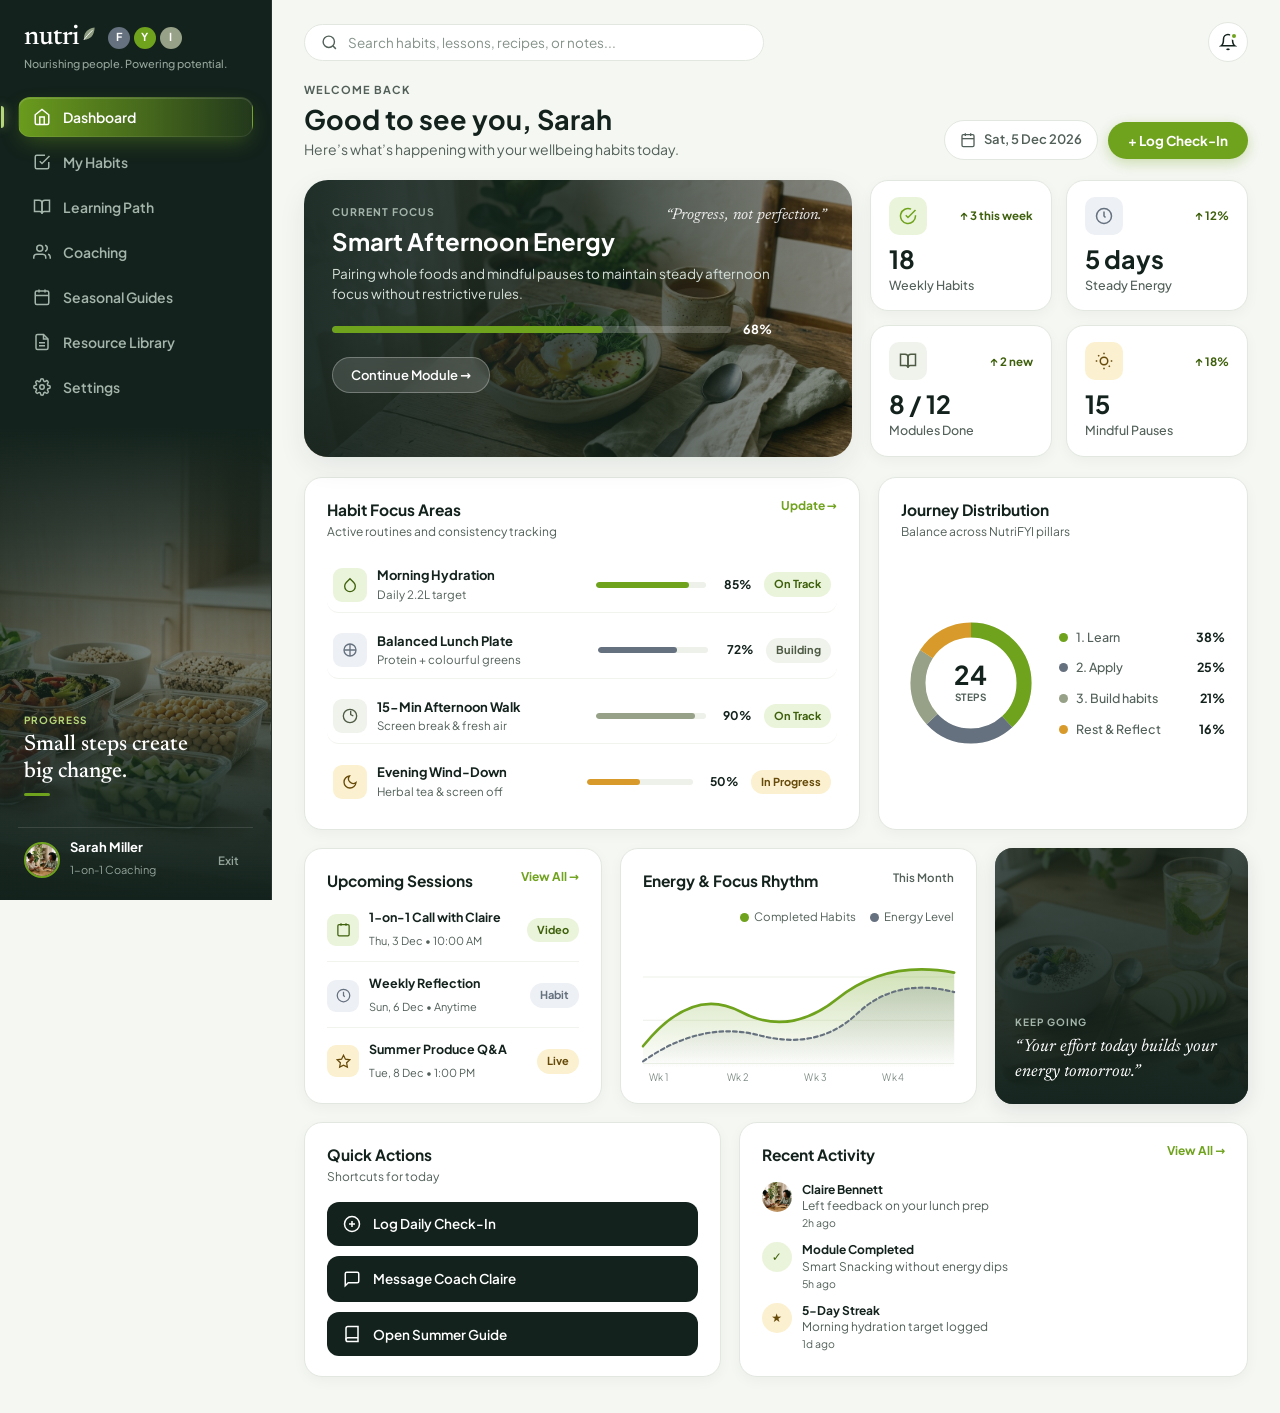
<file: public/dashboard/index.html>
<!DOCTYPE html>
<html lang="en">
<head>
  <meta charset="UTF-8" />
  <meta name="viewport" content="width=device-width, initial-scale=1.0" />
  <title>Client Dashboard — NutriFYI</title>
  <meta name="description" content="NutriFYI client wellbeing dashboard — track daily small steps, learning modules, and 1-on-1 coaching." />
  <meta name="theme-color" content="#6fa21d" />
  <meta name="robots" content="noindex" />

  <link rel="icon" type="image/svg+xml" href="../assets/favicon.svg" />
  <link rel="stylesheet" href="../css/dashboard.css" />
</head>
<body>

  <div class="sidebar-backdrop" id="sidebarBackdrop"></div>

  <div class="app-shell">
    <!-- LEFT DARK FOREST SIDEBAR -->
    <aside class="sidebar" id="sidebar" aria-label="Client dashboard navigation">
      <div class="sidebar-top">
        <div class="sidebar-brand-row">
          <a href="../" class="sidebar-brand" aria-label="NutriFYI home">
            <div class="brand-mark-row">
              <span class="brand-wordmark">
                nutri
                <svg class="brand-leaf-icon" viewBox="0 0 64 64" fill="none" aria-hidden="true">
                  <path d="M16 50C14 31 25 14 50 11C49 35 37 50 16 50Z" fill="#8f9e83"/>
                  <path d="M16.5 49.5C23 41 31 32 42 21" stroke="#ffffff" stroke-width="3" stroke-linecap="round"/>
                </svg>
              </span>
              <span class="fyi-circles" aria-hidden="true">
                <span class="circle-badge circle-f">F</span>
                <span class="circle-badge circle-y">Y</span>
                <span class="circle-badge circle-i">I</span>
              </span>
            </div>
            <span class="brand-tagline">Nourishing people. Powering potential.</span>
          </a>
          <button type="button" class="sidebar-close-btn" id="sidebarCloseBtn" aria-label="Close navigation">×</button>
        </div>

        <ul class="nav-list">
          <li>
            <button type="button" class="nav-btn active" data-section="Dashboard" aria-current="page">
              <svg viewBox="0 0 24 24" fill="none" stroke="currentColor" stroke-width="2" aria-hidden="true"><path d="M3 9l9-7 9 7v11a2 2 0 0 1-2 2H5a2 2 0 0 1-2-2z"/><polyline points="9 22 9 12 15 12 15 22"/></svg>
              Dashboard
            </button>
          </li>
          <li>
            <button type="button" class="nav-btn" data-section="My Habits">
              <svg viewBox="0 0 24 24" fill="none" stroke="currentColor" stroke-width="2" aria-hidden="true"><path d="M9 11l3 3L22 4"/><path d="M21 12v7a2 2 0 0 1-2 2H5a2 2 0 0 1-2-2V5a2 2 0 0 1 2-2h11"/></svg>
              My Habits
            </button>
          </li>
          <li>
            <button type="button" class="nav-btn" data-section="Learning Path">
              <svg viewBox="0 0 24 24" fill="none" stroke="currentColor" stroke-width="2" aria-hidden="true"><path d="M2 3h6a4 4 0 0 1 4 4v14a3 3 0 0 0-3-3H2z"/><path d="M22 3h-6a4 4 0 0 0-4 4v14a3 3 0 0 1 3-3h7z"/></svg>
              Learning Path
            </button>
          </li>
          <li>
            <button type="button" class="nav-btn" data-section="Coaching">
              <svg viewBox="0 0 24 24" fill="none" stroke="currentColor" stroke-width="2" aria-hidden="true"><path d="M17 21v-2a4 4 0 0 0-4-4H5a4 4 0 0 0-4 4v2"/><circle cx="9" cy="7" r="4"/><path d="M23 21v-2a4 4 0 0 0-3-3.87"/><path d="M16 3.13a4 4 0 0 1 0 7.75"/></svg>
              Coaching
            </button>
          </li>
          <li>
            <button type="button" class="nav-btn" data-section="Seasonal Guides">
              <svg viewBox="0 0 24 24" fill="none" stroke="currentColor" stroke-width="2" aria-hidden="true"><rect x="3" y="4" width="18" height="18" rx="2" ry="2"/><line x1="16" y1="2" x2="16" y2="6"/><line x1="8" y1="2" x2="8" y2="6"/><line x1="3" y1="10" x2="21" y2="10"/></svg>
              Seasonal Guides
            </button>
          </li>
          <li>
            <button type="button" class="nav-btn" data-section="Resource Library">
              <svg viewBox="0 0 24 24" fill="none" stroke="currentColor" stroke-width="2" aria-hidden="true"><path d="M14 2H6a2 2 0 0 0-2 2v16a2 2 0 0 0 2 2h12a2 2 0 0 0 2-2V8z"/><polyline points="14 2 14 8 20 8"/><line x1="16" y1="13" x2="8" y2="13"/><line x1="16" y1="17" x2="8" y2="17"/></svg>
              Resource Library
            </button>
          </li>
          <li>
            <button type="button" class="nav-btn" data-section="Settings">
              <svg viewBox="0 0 24 24" fill="none" stroke="currentColor" stroke-width="2" aria-hidden="true"><circle cx="12" cy="12" r="3"/><path d="M19.4 15a1.65 1.65 0 0 0 .33 1.82l.06.06a2 2 0 0 1-2.83 2.83l-.06-.06a1.65 1.65 0 0 0-1.82-.33 1.65 1.65 0 0 0-1 1.51V21a2 2 0 0 1-4 0v-.09A1.65 1.65 0 0 0 9 19.4a1.65 1.65 0 0 0-1.82.33l-.06.06a2 2 0 0 1-2.83-2.83l.06-.06a1.65 1.65 0 0 0 .33-1.82 1.65 1.65 0 0 0-1.51-1H3a2 2 0 0 1 0-4h.09A1.65 1.65 0 0 0 4.6 9a1.65 1.65 0 0 0-.33-1.82l-.06-.06a2 2 0 0 1 2.83-2.83l.06.06a1.65 1.65 0 0 0 1.82.33H9a1.65 1.65 0 0 0 1-1.51V3a2 2 0 0 1 4 0v.09a1.65 1.65 0 0 0 1 1.51 1.65 1.65 0 0 0 1.82-.33l.06-.06a2 2 0 0 1 2.83 2.83l-.06.06a1.65 1.65 0 0 0-.33 1.82V9c.26.604.852.997 1.51 1H21a2 2 0 0 1 0 4h-.09a1.65 1.65 0 0 0-1.51 1z"/></svg>
              Settings
            </button>
          </li>
        </ul>
      </div>

      <!-- Featured Bottom Sidebar Picture + Profile -->
      <div class="sidebar-bottom">
        <div class="sidebar-photo-card">
          <img src="../assets/food-meal-prep.jpg" alt="" />
          <div class="sidebar-photo-overlay"></div>
          <div class="sidebar-photo-content">
            <span class="sidebar-photo-tag">Progress</span>
            <span class="sidebar-photo-quote">Small steps create big change.</span>
            <div class="sidebar-accent-bar"></div>
          </div>
        </div>

        <div class="sidebar-profile">
          <div class="profile-left">
            <img class="profile-avatar" src="../assets/coaching-portrait.jpg" alt="Sarah Miller" />
            <div class="profile-info">
              <strong>Sarah Miller</strong>
              <span>1-on-1 Coaching</span>
            </div>
          </div>
          <a href="../" class="signout-link">Exit</a>
        </div>
      </div>
    </aside>

    <!-- MAIN CONTENT -->
    <main class="main-content">
      <!-- Top Bar -->
      <header class="top-bar">
        <div class="top-bar-left">
          <button type="button" class="mobile-menu-btn" id="mobileSidebarBtn" aria-label="Open menu" aria-expanded="false">
            <svg width="20" height="20" viewBox="0 0 24 24" fill="none" stroke="currentColor" stroke-width="2"><path d="M4 7h16M4 12h16M4 17h16"/></svg>
          </button>
          <label class="search-box">
            <span class="sr-only">Search dashboard</span>
            <svg viewBox="0 0 24 24" fill="none" stroke-width="2" aria-hidden="true"><circle cx="11" cy="11" r="8"/><line x1="21" y1="21" x2="16.65" y2="16.65"/></svg>
            <input type="search" id="dashboardSearch" placeholder="Search habits, lessons, recipes, or notes..." />
          </label>
        </div>

        <div class="top-bar-right">
          <button type="button" class="icon-btn" aria-label="Notifications" data-toast="Coach Claire left a note ahead of Thursday’s session.">
            <svg width="18" height="18" viewBox="0 0 24 24" fill="none" stroke="currentColor" stroke-width="2" aria-hidden="true"><path d="M18 8A6 6 0 0 0 6 8c0 7-3 9-3 9h18s-3-2-3-9"/><path d="M13.73 21a2 2 0 0 1-3.46 0"/></svg>
            <span class="badge-dot"></span>
          </button>
        </div>
      </header>

      <!-- Toast Feedback -->
      <div class="toast-banner hidden" id="toastBanner" role="status" aria-live="polite">
        <span id="toastText"></span>
        <button type="button" class="toast-close" id="toastClose" aria-label="Dismiss message">×</button>
      </div>

      <!-- Welcome & CTA Row -->
      <section class="welcome-row">
        <div class="welcome-meta">
          <span class="welcome-eyebrow">Welcome back</span>
          <h1>Good to see you, Sarah</h1>
          <p>Here’s what’s happening with your wellbeing habits today.</p>
        </div>
        <div class="welcome-actions">
          <div class="date-pill">
            <svg width="16" height="16" viewBox="0 0 24 24" fill="none" stroke="currentColor" stroke-width="2" aria-hidden="true"><rect x="3" y="4" width="18" height="18" rx="2" ry="2"/><line x1="16" y1="2" x2="16" y2="6"/><line x1="8" y1="2" x2="8" y2="6"/><line x1="3" y1="10" x2="21" y2="10"/></svg>
            <span id="liveDate">Today</span>
          </div>
          <button type="button" class="btn-leaf-cta" data-open-checkin>+ Log Check-In</button>
        </div>
      </section>

      <!-- ROW 1: Hero Focus Banner + 2x2 KPI Grid -->
      <section class="row-hero-kpis" aria-label="Current focus and weekly highlights">
        <div class="hero-banner-card">
          <img class="hero-bg" src="../assets/hero-editorial.jpg" alt="Balanced whole-food breakfast bowl and herbal tea" />
          <div class="hero-overlay"></div>
          <div class="hero-quote-side">“Progress, not perfection.”</div>
          <div class="hero-content">
            <span class="hero-focus-tag">Current Focus</span>
            <h2 class="hero-title">Smart Afternoon Energy</h2>
            <p class="hero-desc">Pairing whole foods and mindful pauses to maintain steady afternoon focus without restrictive rules.</p>
            <div class="hero-progress-row">
              <div class="progress-track"><div class="progress-fill fill-w-68"></div></div>
              <span class="progress-percent">68%</span>
            </div>
            <button type="button" class="btn-hero-action" data-toast="Opening Module 2: Smart Afternoon Energy & Snack Pairings.">Continue Module →</button>
          </div>
        </div>

        <div class="kpi-grid">
          <div class="kpi-card">
            <div class="kpi-top">
              <div class="kpi-icon-wrap kpi-icon-leaf">
                <svg width="18" height="18" viewBox="0 0 24 24" fill="none" stroke="currentColor" stroke-width="2" aria-hidden="true"><path d="M22 11.08V12a10 10 0 1 1-5.93-9.14"/><polyline points="22 4 12 14.01 9 11.01"/></svg>
              </div>
              <span class="kpi-trend">↑ 3 this week</span>
            </div>
            <div class="kpi-number" id="kpiHabits">18</div>
            <span class="kpi-label">Weekly Habits</span>
          </div>

          <div class="kpi-card">
            <div class="kpi-top">
              <div class="kpi-icon-wrap kpi-icon-slate">
                <svg width="18" height="18" viewBox="0 0 24 24" fill="none" stroke="currentColor" stroke-width="2" aria-hidden="true"><circle cx="12" cy="12" r="10"/><polyline points="12 6 12 12 14 14"/></svg>
              </div>
              <span class="kpi-trend">↑ 12%</span>
            </div>
            <div class="kpi-number">5 days</div>
            <span class="kpi-label">Steady Energy</span>
          </div>

          <div class="kpi-card">
            <div class="kpi-top">
              <div class="kpi-icon-wrap kpi-icon-sage">
                <svg width="18" height="18" viewBox="0 0 24 24" fill="none" stroke="currentColor" stroke-width="2" aria-hidden="true"><path d="M2 3h6a4 4 0 0 1 4 4v14a3 3 0 0 0-3-3H2z"/><path d="M22 3h-6a4 4 0 0 0-4 4v14a3 3 0 0 1 3-3h7z"/></svg>
              </div>
              <span class="kpi-trend">↑ 2 new</span>
            </div>
            <div class="kpi-number">8 / 12</div>
            <span class="kpi-label">Modules Done</span>
          </div>

          <div class="kpi-card">
            <div class="kpi-top">
              <div class="kpi-icon-wrap kpi-icon-honey">
                <svg width="18" height="18" viewBox="0 0 24 24" fill="none" stroke="currentColor" stroke-width="2" aria-hidden="true"><circle cx="12" cy="12" r="5"/><line x1="12" y1="1" x2="12" y2="3"/><line x1="12" y1="21" x2="12" y2="23"/><line x1="4.22" y1="4.22" x2="5.64" y2="5.64"/><line x1="18.36" y1="18.36" x2="19.78" y2="19.78"/><line x1="1" y1="12" x2="3" y2="12"/><line x1="21" y1="12" x2="23" y2="12"/></svg>
              </div>
              <span class="kpi-trend">↑ 18%</span>
            </div>
            <div class="kpi-number">15</div>
            <span class="kpi-label">Mindful Pauses</span>
          </div>
        </div>
      </section>

      <!-- LOWER BENTO: main grid (left) + Quick Actions / Recent Activity stack (right) -->
      <section class="bento-lower" aria-label="Habits, journey, sessions, energy rhythm, quick actions and recent activity">
        <div class="bento-main">
          <div class="bento-main-top">
            <div class="card-shell">
              <div class="card-head">
                <div>
                  <h2>Habit Focus Areas</h2>
                  <div class="card-sub">Active routines and consistency tracking</div>
                </div>
                <button type="button" class="link-more" data-open-checkin>Update →</button>
              </div>

              <div class="habit-list">
                <div class="habit-row">
                  <div class="habit-title-col">
                    <div class="habit-icon habit-icon-leaf" aria-hidden="true">
                      <svg width="16" height="16" viewBox="0 0 24 24" fill="none" stroke="currentColor" stroke-width="2"><path d="M12 2.69l5.66 5.66a8 8 0 1 1-11.31 0z"/></svg>
                    </div>
                    <div class="habit-info">
                      <strong>Morning Hydration</strong>
                      <span>Daily 2.2L target</span>
                    </div>
                  </div>
                  <div class="habit-bar-col"><div class="progress-track"><div class="progress-fill fill-w-85"></div></div></div>
                  <span class="habit-pct">85%</span>
                  <span class="status-pill pill-steady">On Track</span>
                </div>

                <div class="habit-row">
                  <div class="habit-title-col">
                    <div class="habit-icon habit-icon-slate" aria-hidden="true">
                      <svg width="16" height="16" viewBox="0 0 24 24" fill="none" stroke="currentColor" stroke-width="2"><circle cx="12" cy="12" r="9"/><path d="M12 3v18M3 12h18"/></svg>
                    </div>
                    <div class="habit-info">
                      <strong>Balanced Lunch Plate</strong>
                      <span>Protein + colourful greens</span>
                    </div>
                  </div>
                  <div class="habit-bar-col"><div class="progress-track"><div class="progress-fill fill-w-72"></div></div></div>
                  <span class="habit-pct">72%</span>
                  <span class="status-pill pill-building">Building</span>
                </div>

                <div class="habit-row">
                  <div class="habit-title-col">
                    <div class="habit-icon habit-icon-sage" aria-hidden="true">
                      <svg width="16" height="16" viewBox="0 0 24 24" fill="none" stroke="currentColor" stroke-width="2"><path d="M13 4v6l4 2"/><circle cx="12" cy="12" r="10"/></svg>
                    </div>
                    <div class="habit-info">
                      <strong>15-Min Afternoon Walk</strong>
                      <span>Screen break & fresh air</span>
                    </div>
                  </div>
                  <div class="habit-bar-col"><div class="progress-track"><div class="progress-fill fill-w-90"></div></div></div>
                  <span class="habit-pct">90%</span>
                  <span class="status-pill pill-steady">On Track</span>
                </div>

                <div class="habit-row">
                  <div class="habit-title-col">
                    <div class="habit-icon habit-icon-honey" aria-hidden="true">
                      <svg width="16" height="16" viewBox="0 0 24 24" fill="none" stroke="currentColor" stroke-width="2"><path d="M21 12.79A9 9 0 1 1 11.21 3 7 7 0 0 0 21 12.79z"/></svg>
                    </div>
                    <div class="habit-info">
                      <strong>Evening Wind-Down</strong>
                      <span>Herbal tea & screen off</span>
                    </div>
                  </div>
                  <div class="habit-bar-col"><div class="progress-track"><div class="progress-fill fill-w-50"></div></div></div>
                  <span class="habit-pct">50%</span>
                  <span class="status-pill pill-focus">In Progress</span>
                </div>
              </div>
            </div>
            <div class="card-shell">
              <div class="card-head">
                <div>
                  <h2>Journey Distribution</h2>
                  <div class="card-sub">Balance across NutriFYI pillars</div>
                </div>
              </div>
              <div class="donut-content">
                <div class="donut-visual">
                  <svg viewBox="0 0 42 42" aria-label="Journey distribution chart">
                    <circle class="donut-ring-bg" cx="21" cy="21" r="15.915" fill="transparent" stroke-width="4.5"></circle>
                    <circle class="donut-seg-leaf" cx="21" cy="21" r="15.915" fill="transparent" stroke-width="4.5" stroke-dasharray="38 62" stroke-dashoffset="0"></circle>
                    <circle class="donut-seg-slate" cx="21" cy="21" r="15.915" fill="transparent" stroke-width="4.5" stroke-dasharray="25 75" stroke-dashoffset="-38"></circle>
                    <circle class="donut-seg-sage" cx="21" cy="21" r="15.915" fill="transparent" stroke-width="4.5" stroke-dasharray="21 79" stroke-dashoffset="-63"></circle>
                    <circle class="donut-seg-honey" cx="21" cy="21" r="15.915" fill="transparent" stroke-width="4.5" stroke-dasharray="16 84" stroke-dashoffset="-84"></circle>
                  </svg>
                  <div class="donut-center-text">
                    <strong>24</strong>
                    <span>Steps</span>
                  </div>
                </div>

                <div class="donut-legend">
                  <div class="legend-item">
                    <div class="legend-item-left"><span class="legend-dot dot-leaf"></span><span>1. Learn</span></div>
                    <span class="legend-pct">38%</span>
                  </div>
                  <div class="legend-item">
                    <div class="legend-item-left"><span class="legend-dot dot-slate"></span><span>2. Apply</span></div>
                    <span class="legend-pct">25%</span>
                  </div>
                  <div class="legend-item">
                    <div class="legend-item-left"><span class="legend-dot dot-sage"></span><span>3. Build habits</span></div>
                    <span class="legend-pct">21%</span>
                  </div>
                  <div class="legend-item">
                    <div class="legend-item-left"><span class="legend-dot dot-honey"></span><span>Rest & Reflect</span></div>
                    <span class="legend-pct">16%</span>
                  </div>
                </div>
              </div>
            </div>
          </div>
          <div class="bento-main-bottom">
            <div class="card-shell">
              <div class="card-head">
                <h2>Upcoming Sessions</h2>
                <button type="button" class="link-more" data-toast="Full session schedule opens in Coaching.">View All →</button>
              </div>
              <div class="upcoming-list">
                <div class="upcoming-item">
                  <div class="upcoming-left">
                    <div class="upcoming-icon habit-icon-leaf" aria-hidden="true">
                      <svg width="15" height="15" viewBox="0 0 24 24" fill="none" stroke="currentColor" stroke-width="2"><rect x="3" y="4" width="18" height="18" rx="2"/><line x1="16" y1="2" x2="16" y2="6"/><line x1="8" y1="2" x2="8" y2="6"/></svg>
                    </div>
                    <div class="upcoming-info">
                      <strong>1-on-1 Call with Claire</strong>
                      <span>Thu, 3 Dec • 10:00 AM</span>
                    </div>
                  </div>
                  <span class="status-pill pill-steady">Video</span>
                </div>

                <div class="upcoming-item">
                  <div class="upcoming-left">
                    <div class="upcoming-icon habit-icon-slate" aria-hidden="true">
                      <svg width="15" height="15" viewBox="0 0 24 24" fill="none" stroke="currentColor" stroke-width="2"><circle cx="12" cy="12" r="10"/><polyline points="12 6 12 12 14 14"/></svg>
                    </div>
                    <div class="upcoming-info">
                      <strong>Weekly Reflection</strong>
                      <span>Sun, 6 Dec • Anytime</span>
                    </div>
                  </div>
                  <span class="status-pill pill-progress">Habit</span>
                </div>

                <div class="upcoming-item">
                  <div class="upcoming-left">
                    <div class="upcoming-icon habit-icon-honey" aria-hidden="true">
                      <svg width="15" height="15" viewBox="0 0 24 24" fill="none" stroke="currentColor" stroke-width="2"><polygon points="12 2 15.09 8.26 22 9.27 17 14.14 18.18 21.02 12 17.77 5.82 21.02 7 14.14 2 9.27 8.91 8.26 12 2"/></svg>
                    </div>
                    <div class="upcoming-info">
                      <strong>Summer Produce Q&amp;A</strong>
                      <span>Tue, 8 Dec • 1:00 PM</span>
                    </div>
                  </div>
                  <span class="status-pill pill-focus">Live</span>
                </div>
              </div>
            </div>
            <div class="card-shell">
              <div class="card-head">
                <h2>Energy &amp; Focus Rhythm</h2>
                <span class="chart-period">This Month</span>
              </div>
              <div class="chart-legend-top">
                <span class="chart-legend-item"><span class="legend-dot dot-leaf"></span>Completed Habits</span>
                <span class="chart-legend-item"><span class="legend-dot dot-slate"></span>Energy Level</span>
              </div>
              <div class="chart-box">
                <svg viewBox="0 0 320 122" preserveAspectRatio="none" aria-label="Monthly energy and habits trend chart">
                  <defs>
                    <linearGradient id="leafGrad" x1="0" y1="0" x2="0" y2="1">
                      <stop offset="0%" stop-color="#6fa21d" stop-opacity="0.32"/>
                      <stop offset="100%" stop-color="#6fa21d" stop-opacity="0"/>
                    </linearGradient>
                    <linearGradient id="slateGrad" x1="0" y1="0" x2="0" y2="1">
                      <stop offset="0%" stop-color="#66717f" stop-opacity="0.22"/>
                      <stop offset="100%" stop-color="#66717f" stop-opacity="0"/>
                    </linearGradient>
                  </defs>
                  <line class="chart-grid-line" x1="0" y1="24" x2="320" y2="24"/>
                  <line class="chart-grid-line" x1="0" y1="64" x2="320" y2="64"/>
                  <line class="chart-grid-line" x1="0" y1="104" x2="320" y2="104"/>
                  <path d="M 0,88 Q 50,32 100,56 T 200,44 T 320,20 L 320,108 L 0,108 Z" fill="url(#leafGrad)"/>
                  <path class="chart-line-leaf" d="M 0,88 Q 50,32 100,56 T 200,44 T 320,20"/>
                  <path d="M 0,102 Q 60,64 120,78 T 220,58 T 320,38 L 320,108 L 0,108 Z" fill="url(#slateGrad)"/>
                  <path class="chart-line-slate" d="M 0,102 Q 60,64 120,78 T 220,58 T 320,38"/>
                  <text class="chart-axis-label" x="6" y="120">Wk 1</text>
                  <text class="chart-axis-label" x="86" y="120">Wk 2</text>
                  <text class="chart-axis-label" x="166" y="120">Wk 3</text>
                  <text class="chart-axis-label" x="246" y="120">Wk 4</text>
                </svg>
              </div>
            </div>
            <div class="bottom-quote-card">
              <img src="../assets/food-smart-snacks.jpg" alt="Healthy whole-food snacks with berries and yogurt" loading="lazy" />
              <div class="bottom-quote-overlay"></div>
              <div class="bottom-quote-content">
                <span class="bottom-quote-tag">Keep Going</span>
                <h3>“Your effort today builds your energy tomorrow.”</h3>
              </div>
            </div>
          </div>
        </div>

        <div class="bento-side">
          <div class="card-shell quick-actions-card">
            <div class="card-head">
              <div>
                <h2>Quick Actions</h2>
                <div class="card-sub">Shortcuts for today</div>
              </div>
            </div>
            <div class="quick-actions-list">
              <button type="button" class="btn-quick-action" data-open-checkin>
                <svg viewBox="0 0 24 24" fill="none" stroke="currentColor" stroke-width="2" aria-hidden="true"><circle cx="12" cy="12" r="10"/><line x1="12" y1="8" x2="12" y2="16"/><line x1="8" y1="12" x2="16" y2="12"/></svg>
                Log Daily Check-In
              </button>
              <a href="https://wa.me/27615337941" target="_blank" rel="noopener noreferrer" class="btn-quick-action">
                <svg viewBox="0 0 24 24" fill="none" stroke="currentColor" stroke-width="2" aria-hidden="true"><path d="M21 15a2 2 0 0 1-2 2H7l-4 4V5a2 2 0 0 1 2-2h14a2 2 0 0 1 2 2z"/></svg>
                Message Coach Claire
              </a>
              <button type="button" class="btn-quick-action" data-toast="Summer Seasonal Produce Guide is ready in your Resource Library.">
                <svg viewBox="0 0 24 24" fill="none" stroke="currentColor" stroke-width="2" aria-hidden="true"><path d="M4 19.5A2.5 2.5 0 0 1 6.5 17H20"/><path d="M6.5 2H20v20H6.5A2.5 2.5 0 0 1 4 19.5v-15A2.5 2.5 0 0 1 6.5 2z"/></svg>
                Open Summer Guide
              </button>
            </div>
          </div>
          <div class="card-shell activity-card">
            <div class="card-head">
              <h2>Recent Activity</h2>
              <button type="button" class="link-more" data-toast="Your full activity history opens in My Habits.">View All →</button>
            </div>
            <div class="activity-list" id="activityList">
              <div class="activity-item">
                <img class="activity-avatar" src="../assets/coaching-portrait.jpg" alt="Claire Bennett" />
                <div class="activity-text">
                  <strong>Claire Bennett</strong>
                  <span>Left feedback on your lunch prep</span>
                  <span class="activity-time">2h ago</span>
                </div>
              </div>
              <div class="activity-item">
                <div class="activity-badge habit-icon-leaf" aria-hidden="true">✓</div>
                <div class="activity-text">
                  <strong>Module Completed</strong>
                  <span>Smart Snacking without energy dips</span>
                  <span class="activity-time">5h ago</span>
                </div>
              </div>
              <div class="activity-item">
                <div class="activity-badge habit-icon-honey" aria-hidden="true">★</div>
                <div class="activity-text">
                  <strong>5-Day Streak</strong>
                  <span>Morning hydration target logged</span>
                  <span class="activity-time">1d ago</span>
                </div>
              </div>
              <div class="activity-item">
                <div class="activity-badge habit-icon-sage" aria-hidden="true">✓</div>
                <div class="activity-text">
                  <strong>Reflection Saved</strong>
                  <span>“Packing lunch the night before helped.”</span>
                  <span class="activity-time">2d ago</span>
                </div>
              </div>
              <div class="activity-item">
                <div class="activity-badge habit-icon-slate" aria-hidden="true">▶</div>
                <div class="activity-text">
                  <strong>Lesson Started</strong>
                  <span>Summer produce: what’s in season now</span>
                  <span class="activity-time">3d ago</span>
                </div>
              </div>
            </div>
          </div>
        </div>
      </section>
    </main>
  </div>

  <!-- Daily Check-In Modal -->
  <div class="modal-backdrop hidden" id="checkInModal" role="dialog" aria-modal="true" aria-labelledby="checkInModalTitle">
    <div class="modal-card">
      <div class="modal-head">
        <h2 id="checkInModalTitle">Log Daily Check-In</h2>
        <button type="button" class="modal-close" data-close-checkin aria-label="Close modal">×</button>
      </div>
      <p class="modal-sub">Small steps, zero pressure. Capture what worked for you today.</p>

      <form id="checkInForm">
        <div class="form-group">
          <span class="form-label">How is your energy feeling today?</span>
          <div class="energy-pills">
            <button type="button" class="energy-pill" data-energy="Low">Low</button>
            <button type="button" class="energy-pill selected" data-energy="Steady">Steady</button>
            <button type="button" class="energy-pill" data-energy="Energised">Energised</button>
            <button type="button" class="energy-pill" data-energy="Unwinding">Unwinding</button>
          </div>
        </div>

        <div class="form-group">
          <span class="form-label">Today’s small steps</span>
          <div class="checklist-box">
            <label class="check-option"><input type="checkbox" name="habit" value="Morning Hydration" checked /> Morning Hydration</label>
            <label class="check-option"><input type="checkbox" name="habit" value="Balanced Lunch Plate" /> Balanced Lunch Plate</label>
            <label class="check-option"><input type="checkbox" name="habit" value="15-Min Afternoon Walk" /> 15-Min Afternoon Walk</label>
            <label class="check-option"><input type="checkbox" name="habit" value="Evening Wind-Down" /> Evening Wind-Down</label>
          </div>
        </div>

        <div class="form-group">
          <label class="form-label" for="checkInNote">One thing that worked well today (optional)</label>
          <textarea class="modal-textarea" id="checkInNote" rows="2" maxlength="300" placeholder="e.g., Prepping fruit and nuts kept my afternoon energy steady..."></textarea>
        </div>

        <div class="modal-actions">
          <button type="button" class="btn-modal-secondary" data-close-checkin>Cancel</button>
          <button type="submit" class="btn-leaf-cta">Save Check-In</button>
        </div>
      </form>
    </div>
  </div>

  <script src="../js/dashboard.js"></script>
</body>
</html>
</file>
<file: css/styles.css>
:root {
  --bg: #ffffff;
  --surface: #f5f7f3;
  --surface-2: #edf2e8;
  --ink: #13221c;
  --muted: #526059;
  --line: #e2e8df;
  --leaf: #6fa21d;
  --leaf-soft: #eaf4da;
  --slate: #66717f;
  --sage: #97a188;
  --honey-bg: #fbf0cf;
  --honey-ink: #664a0a;
  --radius: 18px;
  --radius-lg: 26px;
}

* { box-sizing: border-box; margin: 0; padding: 0; }
html { scroll-behavior: smooth; }
body {
  font-family: 'Plus Jakarta Sans', system-ui, -apple-system, sans-serif;
  background: var(--bg);
  color: var(--ink);
  line-height: 1.65;
  -webkit-font-smoothing: antialiased;
}

.container { max-width: 1200px; margin: 0 auto; padding: 0 28px; }
.serif { font-family: 'Newsreader', Georgia, serif; }
.sr-only {
  position: absolute; width: 1px; height: 1px; padding: 0; margin: -1px;
  overflow: hidden; clip: rect(0, 0, 0, 0); white-space: nowrap; border: 0;
}

/* Header */
header {
  position: sticky;
  top: 0;
  z-index: 100;
  background: rgba(255, 255, 255, 0.92);
  backdrop-filter: blur(14px);
  border-bottom: 1px solid var(--line);
}
.nav {
  height: 76px;
  display: flex;
  align-items: center;
  justify-content: space-between;
  gap: 24px;
}
.brand {
  text-decoration: none;
  flex-shrink: 0;
  display: inline-flex;
  align-items: center;
}
.brand img { height: 44px; width: auto; display: block; }
.nav-links {
  display: flex;
  list-style: none;
  gap: 26px;
}
.nav-links a {
  text-decoration: none;
  color: var(--muted);
  font-size: 14.5px;
  font-weight: 600;
  white-space: nowrap;
  transition: color 0.2s;
}
.nav-links a:hover { color: var(--ink); }
.nav-right {
  display: flex;
  gap: 10px;
  align-items: center;
  flex-shrink: 0;
  position: relative;
}

.btn {
  display: inline-flex;
  align-items: center;
  justify-content: center;
  gap: 8px;
  padding: 11px 20px;
  border-radius: 12px;
  font-size: 14.5px;
  font-weight: 600;
  text-decoration: none;
  border: 1.5px solid transparent;
  cursor: pointer;
  white-space: nowrap;
  font-family: inherit;
  transition: all 0.2s;
}
.btn-sm { padding: 9px 16px; font-size: 13.5px; }
.btn-primary { background: var(--ink); color: #fff; }
.btn-primary:hover { background: #1e352c; transform: translateY(-1px); }
.btn-leaf { background: var(--leaf); color: #fff; }
.btn-leaf:hover { background: #5e8a16; transform: translateY(-1px); }
.btn-outline { background: #fff; color: var(--ink); border-color: var(--line); }
.btn-outline:hover { border-color: var(--ink); background: var(--surface); }

/* Login Popover */
.login-popover {
  display: none;
  position: absolute;
  top: calc(100% + 12px);
  right: 0;
  width: 280px;
  background: #fff;
  border: 1px solid var(--line);
  border-radius: 16px;
  padding: 18px 20px;
  box-shadow: 0 18px 44px rgba(19, 34, 28, 0.14);
  z-index: 150;
}
.login-popover.open { display: block; }
.login-popover strong { display: block; font-size: 14.5px; color: var(--ink); margin-bottom: 4px; }
.login-popover p { font-size: 13.5px; color: var(--muted); }

.mobile-btn {
  display: none;
  width: 42px; height: 42px;
  border-radius: 10px;
  border: 1px solid var(--line);
  background: #fff;
  cursor: pointer;
  align-items: center;
  justify-content: center;
  color: var(--ink);
}
.mobile-menu {
  display: none;
  padding: 16px 28px 24px;
  border-top: 1px solid var(--line);
  background: #fff;
}
.mobile-menu.open { display: block; }
.mobile-menu a {
  display: block;
  padding: 11px 0;
  text-decoration: none;
  color: var(--ink);
  font-weight: 600;
  border-bottom: 1px solid var(--line);
}

/* Pill Tag */
.pill-tag {
  display: inline-flex;
  align-items: center;
  gap: 8px;
  background: var(--leaf-soft);
  color: #3e600c;
  font-size: 12.5px;
  font-weight: 700;
  padding: 6px 12px;
  border-radius: 999px;
  margin-bottom: 18px;
}
.pill-honey {
  background: var(--honey-bg);
  color: var(--honey-ink);
}

/* Hero */
.hero {
  padding: 64px 0 80px;
  background: radial-gradient(circle at 85% 15%, #eef6e2 0%, rgba(255, 255, 255, 0) 52%);
}
.hero-grid {
  display: grid;
  grid-template-columns: 1.02fr 0.98fr;
  gap: 52px;
  align-items: center;
}
.hero h1 {
  font-size: clamp(44px, 5.2vw, 66px);
  line-height: 1.05;
  letter-spacing: -0.03em;
  font-weight: 700;
  margin-bottom: 22px;
}
.hero h1 .serif {
  display: block;
  font-weight: 400;
  font-style: italic;
  color: var(--leaf);
}
.hero-lede {
  font-size: 17px;
  color: var(--muted);
  max-width: 530px;
  margin-bottom: 28px;
}
.hero-actions { display: flex; gap: 12px; flex-wrap: wrap; margin-bottom: 28px; }
.hero-tagline {
  font-family: 'Newsreader', Georgia, serif;
  font-style: italic;
  font-size: 17px;
  color: var(--muted);
  padding-top: 20px;
  border-top: 1px solid var(--line);
}

/* Hero Bento */
.hero-bento {
  display: grid;
  grid-template-columns: 1fr 1fr;
  gap: 14px;
}
.bento-img-main {
  grid-column: span 2;
  border-radius: var(--radius-lg);
  overflow: hidden;
  border: 1px solid var(--line);
  aspect-ratio: 16 / 9.5;
  background: var(--surface);
}
.bento-img-main img { width: 100%; height: 100%; object-fit: cover; display: block; }
.bento-mini {
  background: var(--surface);
  border: 1px solid var(--line);
  border-radius: var(--radius);
  padding: 18px 20px;
}
.bento-mini.dark {
  background: var(--ink);
  color: #fff;
  border-color: var(--ink);
}
.bento-mini strong { font-size: 16px; display: block; margin-bottom: 6px; }
.bento-mini p { font-size: 13.5px; color: var(--muted); margin: 0; line-height: 1.5; }
.bento-mini.dark p { color: #c1d0c7; }

/* Sections */
.section { padding: 88px 0; }
.section-surface {
  background: var(--surface);
  border-top: 1px solid var(--line);
  border-bottom: 1px solid var(--line);
}
.section-head {
  max-width: 680px;
  margin-bottom: 42px;
}
.section-head h2 {
  font-size: clamp(28px, 3.2vw, 40px);
  letter-spacing: -0.025em;
  line-height: 1.15;
  margin-bottom: 14px;
}
.section-head p { color: var(--muted); font-size: 16px; }
.section-head p + p { margin-top: 10px; }

/* Our Story */
.story-split {
  display: grid;
  grid-template-columns: 0.9fr 1.1fr;
  gap: 52px;
  align-items: start;
}
.story-media-col {
  position: sticky;
  top: 104px;
  display: flex;
  flex-direction: column;
  gap: 16px;
}
.photo-card {
  border-radius: var(--radius-lg);
  overflow: hidden;
  border: 1px solid var(--line);
  background: #fff;
}
.photo-card img { width: 100%; aspect-ratio: 4 / 3.1; object-fit: cover; display: block; }
.story-quote-card {
  background: #fff;
  border: 1px solid var(--line);
  border-left: 4px solid var(--leaf);
  border-radius: var(--radius);
  padding: 22px 24px;
}
.story-quote-card p {
  font-family: 'Newsreader', Georgia, serif;
  font-style: italic;
  font-size: 21px;
  line-height: 1.4;
  color: var(--ink);
}
.story-prose h2 {
  font-size: clamp(28px, 3.2vw, 40px);
  line-height: 1.15;
  margin-bottom: 20px;
}
.story-prose p { color: var(--muted); font-size: 15.5px; margin-bottom: 16px; }
.story-signoff {
  margin-top: 22px;
  font-size: 17px;
  font-weight: 700;
  color: var(--ink);
}

/* Our Approach */
.method-grid {
  display: grid;
  grid-template-columns: repeat(3, 1fr);
  gap: 22px;
  margin-bottom: 28px;
}
.method-card {
  background: #fff;
  border: 1px solid var(--line);
  border-radius: var(--radius);
  overflow: hidden;
  display: flex;
  flex-direction: column;
  transition: transform 0.2s, box-shadow 0.2s;
}
.method-card:hover {
  transform: translateY(-3px);
  box-shadow: 0 14px 34px rgba(19, 34, 28, 0.07);
}
.method-img-wrap {
  aspect-ratio: 16 / 10;
  overflow: hidden;
  background: var(--surface);
}
.method-img-wrap img {
  width: 100%;
  height: 100%;
  object-fit: cover;
  display: block;
  transition: transform 0.35s ease;
}
.method-card:hover .method-img-wrap img { transform: scale(1.03); }
.method-body {
  padding: 24px;
  display: flex;
  flex-direction: column;
  gap: 10px;
  flex-grow: 1;
}
.step-badge {
  width: 34px; height: 34px;
  border-radius: 50%;
  display: flex; align-items: center; justify-content: center;
  font-weight: 700; color: #fff; font-size: 14px;
}
.method-card h3 { font-size: 19px; }
.method-card p { font-size: 14.5px; color: var(--muted); }
.approach-callout {
  background: var(--ink);
  color: #edf4ef;
  border-radius: var(--radius);
  padding: 24px 28px;
  border-left: 4px solid var(--leaf);
  font-size: 16px;
}

/* How It Works */
.finder-shell {
  background: #fff;
  border: 1px solid var(--line);
  border-radius: var(--radius-lg);
  padding: 32px;
  display: grid;
  grid-template-columns: 0.95fr 1.05fr;
  gap: 32px;
  align-items: start;
  box-shadow: 0 12px 36px rgba(19, 34, 28, 0.05);
  margin-bottom: 36px;
}
.finder-options { display: flex; flex-direction: column; gap: 12px; }
.finder-opt {
  text-align: left;
  padding: 18px 20px;
  border-radius: 16px;
  border: 1.5px solid var(--line);
  background: var(--surface);
  cursor: pointer;
  font-family: inherit;
  transition: all 0.2s;
}
.finder-opt:hover { border-color: var(--ink); }
.finder-opt.active {
  background: var(--ink);
  color: #fff;
  border-color: var(--ink);
}
.finder-opt-top {
  display: flex;
  align-items: center;
  justify-content: space-between;
  gap: 8px;
  margin-bottom: 4px;
}
.finder-opt small {
  font-size: 11.5px;
  font-weight: 700;
  text-transform: uppercase;
  letter-spacing: 0.06em;
  color: var(--leaf);
}
.finder-opt strong { display: block; font-size: 16px; margin-bottom: 3px; }
.finder-opt span { font-size: 13.5px; opacity: 0.82; display: block; }

.finder-result {
  background: var(--surface);
  border: 1px solid var(--line);
  border-radius: var(--radius);
  overflow: hidden;
}
.finder-photo {
  width: 100%;
  aspect-ratio: 16 / 8.5;
  object-fit: cover;
  display: block;
  border-bottom: 1px solid var(--line);
}
.finder-result-body { padding: 24px 28px 28px; }
.finder-result h3 { font-size: 22px; margin-bottom: 6px; }
.finder-result .sub { font-weight: 600; color: var(--ink); font-size: 14.5px; margin-bottom: 10px; }
.finder-result ul { list-style: none; margin: 16px 0 22px; display: grid; gap: 8px; font-size: 14.5px; }
.finder-result li::before { content: "✓ "; color: var(--leaf); font-weight: 700; }

/* Membership Learning Journey Sub-Banner (Full-Bleed Overlay Cards) */
.journey-banner {
  background: #fff;
  border: 1px solid var(--line);
  border-radius: var(--radius-lg);
  padding: 36px;
}
.journey-banner h3 {
  font-size: clamp(24px, 2.8vw, 32px);
  line-height: 1.2;
  margin-bottom: 10px;
}
.journey-overlay-grid {
  display: grid;
  grid-template-columns: repeat(3, 1fr);
  gap: 16px;
  margin-top: 24px;
}
.journey-overlay-card {
  position: relative;
  border-radius: 18px;
  overflow: hidden;
  aspect-ratio: 4 / 3;
  background: #1c2822;
  box-shadow: 0 10px 24px rgba(19, 34, 28, 0.08);
}
.journey-overlay-card img {
  width: 100%; height: 100%; object-fit: cover; display: block;
  transition: transform 0.35s ease;
}
.journey-overlay-card:hover img { transform: scale(1.04); }
.journey-overlay-content {
  position: absolute;
  inset: 0;
  background: linear-gradient(180deg, rgba(19, 34, 28, 0.08) 25%, rgba(19, 34, 28, 0.84) 100%);
  padding: 16px 18px;
  display: flex;
  flex-direction: column;
  justify-content: space-between;
  color: #fff;
}
.journey-overlay-content strong { display: block; font-size: 18px; line-height: 1.2; }
.journey-overlay-content span { font-size: 13.5px; color: rgba(255, 255, 255, 0.86); }

/* For Employers */
.employers-top {
  display: grid;
  grid-template-columns: 1fr 1fr;
  gap: 48px;
  align-items: center;
  margin-bottom: 36px;
}
.employers-top h2 {
  font-size: clamp(28px, 3.2vw, 40px);
  line-height: 1.15;
  margin-bottom: 16px;
}
.employers-cards {
  display: grid;
  grid-template-columns: repeat(3, 1fr);
  gap: 20px;
}
.emp-card {
  background: var(--surface);
  border: 1px solid var(--line);
  border-radius: var(--radius);
  padding: 26px;
}
.emp-card h3 { font-size: 18px; margin-bottom: 10px; }
.emp-card p, .emp-card li { font-size: 14.5px; color: var(--muted); }
.emp-card ul { list-style: none; display: grid; gap: 8px; }
.emp-card li::before { content: "• "; color: var(--leaf); font-weight: 700; }

/* Contact */
.contact-box {
  background: var(--ink);
  color: #fff;
  border-radius: var(--radius-lg);
  padding: 48px;
  display: grid;
  grid-template-columns: 0.95fr 1.05fr;
  gap: 44px;
  align-items: start;
}
.contact-box h2 {
  font-size: clamp(28px, 3.2vw, 40px);
  line-height: 1.15;
  margin-bottom: 14px;
}
.contact-box p { color: #b9c9c0; }
.contact-channels {
  display: grid;
  gap: 12px;
  margin-bottom: 20px;
}
.btn-whatsapp {
  background: rgba(255, 255, 255, 0.1);
  color: #fff;
  justify-content: space-between;
}
.btn-whatsapp:hover { background: rgba(255, 255, 255, 0.18); }
.contact-form {
  background: #fff;
  color: var(--ink);
  border-radius: var(--radius);
  padding: 28px;
}
.field { margin-bottom: 14px; }
.field label { display: block; font-size: 12.5px; font-weight: 700; margin-bottom: 5px; }
.field input, .field select, .field textarea {
  width: 100%; padding: 11px 13px; border-radius: 10px;
  border: 1.5px solid var(--line); font-family: inherit; font-size: 14.5px;
}
.field input:focus, .field select:focus, .field textarea:focus { outline: none; border-color: var(--leaf); }
.form-status {
  display: none;
  padding: 16px;
  border-radius: 12px;
  font-size: 14px;
}
.form-status.success { display: block; background: var(--leaf-soft); color: #2b4507; }
.form-status.error { display: block; background: #fdecec; color: #7a1f1f; margin-top: 12px; }

.fyi-bar { display: grid; grid-template-columns: 1fr 1fr 1fr; height: 4px; }
footer {
  background: var(--surface);
  padding: 32px 0;
  font-size: 13.5px;
  color: var(--muted);
}
.footer-flex {
  display: flex; justify-content: space-between; align-items: center; gap: 20px; flex-wrap: wrap;
}
.footer-brand {
  display: flex; align-items: center; gap: 14px; flex-wrap: wrap;
}
.footer-brand img { height: 30px; width: auto; display: block; }
.footer-links { display: flex; gap: 20px; flex-wrap: wrap; }
.footer-flex a { color: var(--muted); text-decoration: none; }
.footer-flex a:hover { color: var(--ink); }

@media (max-width: 960px) {
  .nav-links, .nav-right { display: none; }
  .mobile-btn { display: inline-flex; }
  .hero-grid, .story-split, .method-grid, .finder-shell, .journey-overlay-grid, .employers-top, .employers-cards, .contact-box {
    grid-template-columns: 1fr;
  }
  .story-media-col { position: static; }
  .contact-box { padding: 28px; }
}
@media (max-width: 580px) {
  .hero-bento { grid-template-columns: 1fr; }
  .bento-img-main { grid-column: span 1; }
}
</file>
<file: public/css/styles.css>
/* Self-hosted fonts (SIL Open Font License 1.1 — see assets/fonts/OFL.txt) */
@font-face {
  font-family: 'Newsreader';
  font-style: normal;
  font-weight: 400 500;
  font-display: swap;
  src: url('../assets/fonts/newsreader-latin-normal.woff2') format('woff2');
  unicode-range: U+0000-00FF, U+0131, U+0152-0153, U+02BB-02BC, U+02C6, U+02DA, U+02DC, U+0304, U+0308, U+0329, U+2000-206F, U+20AC, U+2122, U+2191, U+2193, U+2212, U+2215, U+FEFF, U+FFFD;
}
@font-face {
  font-family: 'Newsreader';
  font-style: italic;
  font-weight: 400;
  font-display: swap;
  src: url('../assets/fonts/newsreader-latin-italic.woff2') format('woff2');
  unicode-range: U+0000-00FF, U+0131, U+0152-0153, U+02BB-02BC, U+02C6, U+02DA, U+02DC, U+0304, U+0308, U+0329, U+2000-206F, U+20AC, U+2122, U+2191, U+2193, U+2212, U+2215, U+FEFF, U+FFFD;
}
@font-face {
  font-family: 'Plus Jakarta Sans';
  font-style: normal;
  font-weight: 400 700;
  font-display: swap;
  src: url('../assets/fonts/plus-jakarta-sans-latin-normal.woff2') format('woff2');
  unicode-range: U+0000-00FF, U+0131, U+0152-0153, U+02BB-02BC, U+02C6, U+02DA, U+02DC, U+0304, U+0308, U+0329, U+2000-206F, U+20AC, U+2122, U+2191, U+2193, U+2212, U+2215, U+FEFF, U+FFFD;
}

:root {
  --bg: #ffffff;
  --surface: #f5f7f3;
  --surface-2: #edf2e8;
  --ink: #13221c;
  --muted: #526059;
  --line: #e2e8df;
  --leaf: #6fa21d;
  --leaf-soft: #eaf4da;
  --slate: #66717f;
  --sage: #97a188;
  --honey-bg: #fbf0cf;
  --honey-ink: #664a0a;
  --radius: 18px;
  --radius-lg: 26px;
}

* { box-sizing: border-box; margin: 0; padding: 0; }
html { scroll-behavior: smooth; }
body {
  font-family: 'Plus Jakarta Sans', system-ui, -apple-system, sans-serif;
  background: var(--bg);
  color: var(--ink);
  line-height: 1.65;
  -webkit-font-smoothing: antialiased;
}

.container { max-width: 1200px; margin: 0 auto; padding: 0 28px; }
.serif { font-family: 'Newsreader', Georgia, serif; }
.sr-only {
  position: absolute; width: 1px; height: 1px; padding: 0; margin: -1px;
  overflow: hidden; clip: rect(0, 0, 0, 0); white-space: nowrap; border: 0;
}

/* Header */
header {
  position: sticky;
  top: 0;
  z-index: 100;
  background: rgba(255, 255, 255, 0.92);
  backdrop-filter: blur(14px);
  border-bottom: 1px solid var(--line);
}
.nav {
  height: 76px;
  display: flex;
  align-items: center;
  justify-content: space-between;
  gap: 24px;
}
.brand {
  text-decoration: none;
  flex-shrink: 0;
  display: inline-flex;
  align-items: center;
}
.brand img { height: 44px; width: auto; display: block; }
.nav-links {
  display: flex;
  list-style: none;
  gap: 26px;
}
.nav-links a {
  text-decoration: none;
  color: var(--muted);
  font-size: 14.5px;
  font-weight: 600;
  white-space: nowrap;
  transition: color 0.2s;
}
.nav-links a:hover { color: var(--ink); }
.nav-right {
  display: flex;
  gap: 10px;
  align-items: center;
  flex-shrink: 0;
  position: relative;
}

.btn {
  display: inline-flex;
  align-items: center;
  justify-content: center;
  gap: 8px;
  padding: 11px 20px;
  border-radius: 12px;
  font-size: 14.5px;
  font-weight: 600;
  text-decoration: none;
  border: 1.5px solid transparent;
  cursor: pointer;
  white-space: nowrap;
  font-family: inherit;
  transition: all 0.2s;
}
.btn-sm { padding: 9px 16px; font-size: 13.5px; }
.btn-primary { background: var(--ink); color: #fff; }
.btn-primary:hover { background: #1e352c; transform: translateY(-1px); }
.btn-leaf { background: var(--leaf); color: #fff; }
.btn-leaf:hover { background: #5e8a16; transform: translateY(-1px); }
.btn-outline { background: #fff; color: var(--ink); border-color: var(--line); }
.btn-outline:hover { border-color: var(--ink); background: var(--surface); }

/* Login Popover */
.login-popover {
  display: none;
  position: absolute;
  top: calc(100% + 12px);
  right: 0;
  width: 280px;
  background: #fff;
  border: 1px solid var(--line);
  border-radius: 16px;
  padding: 18px 20px;
  box-shadow: 0 18px 44px rgba(19, 34, 28, 0.14);
  z-index: 150;
}
.login-popover.open { display: block; }
.login-popover strong { display: block; font-size: 14.5px; color: var(--ink); margin-bottom: 4px; }
.login-popover p { font-size: 13.5px; color: var(--muted); }

.mobile-btn {
  display: none;
  width: 42px; height: 42px;
  border-radius: 10px;
  border: 1px solid var(--line);
  background: #fff;
  cursor: pointer;
  align-items: center;
  justify-content: center;
  color: var(--ink);
}
.mobile-menu {
  display: none;
  padding: 16px 28px 24px;
  border-top: 1px solid var(--line);
  background: #fff;
}
.mobile-menu.open { display: block; }
.mobile-menu a {
  display: block;
  padding: 11px 0;
  text-decoration: none;
  color: var(--ink);
  font-weight: 600;
  border-bottom: 1px solid var(--line);
}

/* Pill Tag */
.pill-tag {
  display: inline-flex;
  align-items: center;
  gap: 8px;
  background: var(--leaf-soft);
  color: #3e600c;
  font-size: 12.5px;
  font-weight: 700;
  padding: 6px 12px;
  border-radius: 999px;
  margin-bottom: 18px;
}
.pill-honey {
  background: var(--honey-bg);
  color: var(--honey-ink);
}

/* Hero */
.hero {
  padding: 64px 0 80px;
  background: radial-gradient(circle at 85% 15%, #eef6e2 0%, rgba(255, 255, 255, 0) 52%);
}
.hero-grid {
  display: grid;
  grid-template-columns: 1.02fr 0.98fr;
  gap: 52px;
  align-items: center;
}
.hero h1 {
  font-size: clamp(44px, 5.2vw, 66px);
  line-height: 1.05;
  letter-spacing: -0.03em;
  font-weight: 700;
  margin-bottom: 22px;
}
.hero h1 .serif {
  display: block;
  font-weight: 400;
  font-style: italic;
  color: var(--leaf);
}
.hero-lede {
  font-size: 17px;
  color: var(--muted);
  max-width: 530px;
  margin-bottom: 28px;
}
.hero-actions { display: flex; gap: 12px; flex-wrap: wrap; margin-bottom: 28px; }
.hero-tagline {
  font-family: 'Newsreader', Georgia, serif;
  font-style: italic;
  font-size: 17px;
  color: var(--muted);
  padding-top: 20px;
  border-top: 1px solid var(--line);
}

/* Hero Bento */
.hero-bento {
  display: grid;
  grid-template-columns: 1fr 1fr;
  gap: 14px;
}
.bento-img-main {
  grid-column: span 2;
  border-radius: var(--radius-lg);
  overflow: hidden;
  border: 1px solid var(--line);
  aspect-ratio: 16 / 9.5;
  background: var(--surface);
}
.bento-img-main img { width: 100%; height: 100%; object-fit: cover; display: block; }
.bento-mini {
  background: var(--surface);
  border: 1px solid var(--line);
  border-radius: var(--radius);
  padding: 18px 20px;
}
.bento-mini.dark {
  background: var(--ink);
  color: #fff;
  border-color: var(--ink);
}
.bento-mini strong { font-size: 16px; display: block; margin-bottom: 6px; }
.bento-mini p { font-size: 13.5px; color: var(--muted); margin: 0; line-height: 1.5; }
.bento-mini.dark p { color: #c1d0c7; }

/* Sections */
.section { padding: 88px 0; }
.section-surface {
  background: var(--surface);
  border-top: 1px solid var(--line);
  border-bottom: 1px solid var(--line);
}
.section-head {
  max-width: 680px;
  margin-bottom: 42px;
}
.section-head h2 {
  font-size: clamp(28px, 3.2vw, 40px);
  letter-spacing: -0.025em;
  line-height: 1.15;
  margin-bottom: 14px;
}
.section-head p { color: var(--muted); font-size: 16px; }
.section-head p + p { margin-top: 10px; }

/* Our Story */
.story-split {
  display: grid;
  grid-template-columns: 0.9fr 1.1fr;
  gap: 52px;
  align-items: start;
}
.story-media-col {
  position: sticky;
  top: 104px;
  display: flex;
  flex-direction: column;
  gap: 16px;
}
.photo-card {
  border-radius: var(--radius-lg);
  overflow: hidden;
  border: 1px solid var(--line);
  background: #fff;
}
.photo-card img { width: 100%; aspect-ratio: 4 / 3.1; object-fit: cover; display: block; }
.story-quote-card {
  background: #fff;
  border: 1px solid var(--line);
  border-left: 4px solid var(--leaf);
  border-radius: var(--radius);
  padding: 22px 24px;
}
.story-quote-card p {
  font-family: 'Newsreader', Georgia, serif;
  font-style: italic;
  font-size: 21px;
  line-height: 1.4;
  color: var(--ink);
}
.story-prose h2 {
  font-size: clamp(28px, 3.2vw, 40px);
  line-height: 1.15;
  margin-bottom: 20px;
}
.story-prose p { color: var(--muted); font-size: 15.5px; margin-bottom: 16px; }
.story-signoff {
  margin-top: 22px;
  font-size: 17px;
  font-weight: 700;
  color: var(--ink);
}

/* Our Approach */
.method-grid {
  display: grid;
  grid-template-columns: repeat(3, 1fr);
  gap: 22px;
  margin-bottom: 28px;
}
.method-card {
  background: #fff;
  border: 1px solid var(--line);
  border-radius: var(--radius);
  overflow: hidden;
  display: flex;
  flex-direction: column;
  transition: transform 0.2s, box-shadow 0.2s;
}
.method-card:hover {
  transform: translateY(-3px);
  box-shadow: 0 14px 34px rgba(19, 34, 28, 0.07);
}
.method-img-wrap {
  aspect-ratio: 16 / 10;
  overflow: hidden;
  background: var(--surface);
}
.method-img-wrap img {
  width: 100%;
  height: 100%;
  object-fit: cover;
  display: block;
  transition: transform 0.35s ease;
}
.method-card:hover .method-img-wrap img { transform: scale(1.03); }
.method-body {
  padding: 24px;
  display: flex;
  flex-direction: column;
  gap: 10px;
  flex-grow: 1;
}
.step-badge {
  width: 34px; height: 34px;
  border-radius: 50%;
  display: flex; align-items: center; justify-content: center;
  font-weight: 700; color: #fff; font-size: 14px;
}
.method-card h3 { font-size: 19px; }
.method-card p { font-size: 14.5px; color: var(--muted); }
.approach-callout {
  background: var(--ink);
  color: #edf4ef;
  border-radius: var(--radius);
  padding: 24px 28px;
  border-left: 4px solid var(--leaf);
  font-size: 16px;
}

/* How It Works */
.finder-shell {
  background: #fff;
  border: 1px solid var(--line);
  border-radius: var(--radius-lg);
  padding: 32px;
  display: grid;
  grid-template-columns: 0.95fr 1.05fr;
  gap: 32px;
  align-items: start;
  box-shadow: 0 12px 36px rgba(19, 34, 28, 0.05);
  margin-bottom: 36px;
}
.finder-options { display: flex; flex-direction: column; gap: 12px; }
.finder-opt {
  text-align: left;
  padding: 18px 20px;
  border-radius: 16px;
  border: 1.5px solid var(--line);
  background: var(--surface);
  cursor: pointer;
  font-family: inherit;
  transition: all 0.2s;
}
.finder-opt:hover { border-color: var(--ink); }
.finder-opt.active {
  background: var(--ink);
  color: #fff;
  border-color: var(--ink);
}
.finder-opt-top {
  display: flex;
  align-items: center;
  justify-content: space-between;
  gap: 8px;
  margin-bottom: 4px;
}
.finder-opt small {
  font-size: 11.5px;
  font-weight: 700;
  text-transform: uppercase;
  letter-spacing: 0.06em;
  color: var(--leaf);
}
.finder-opt strong { display: block; font-size: 16px; margin-bottom: 3px; }
.finder-opt span { font-size: 13.5px; opacity: 0.82; display: block; }

.finder-result {
  background: var(--surface);
  border: 1px solid var(--line);
  border-radius: var(--radius);
  overflow: hidden;
}
.finder-photo {
  width: 100%;
  aspect-ratio: 16 / 8.5;
  object-fit: cover;
  display: block;
  border-bottom: 1px solid var(--line);
}
.finder-result-body { padding: 24px 28px 28px; }
.finder-result h3 { font-size: 22px; margin-bottom: 6px; }
.finder-result .sub { font-weight: 600; color: var(--ink); font-size: 14.5px; margin-bottom: 10px; }
.finder-result ul { list-style: none; margin: 16px 0 22px; display: grid; gap: 8px; font-size: 14.5px; }
.finder-result li::before { content: "✓ "; color: var(--leaf); font-weight: 700; }

/* Membership Learning Journey Sub-Banner (Full-Bleed Overlay Cards) */
.journey-banner {
  background: #fff;
  border: 1px solid var(--line);
  border-radius: var(--radius-lg);
  padding: 36px;
}
.journey-banner h3 {
  font-size: clamp(24px, 2.8vw, 32px);
  line-height: 1.2;
  margin-bottom: 10px;
}
.journey-overlay-grid {
  display: grid;
  grid-template-columns: repeat(3, 1fr);
  gap: 16px;
  margin-top: 24px;
}
.journey-overlay-card {
  position: relative;
  border-radius: 18px;
  overflow: hidden;
  aspect-ratio: 4 / 3;
  background: #1c2822;
  box-shadow: 0 10px 24px rgba(19, 34, 28, 0.08);
}
.journey-overlay-card img {
  width: 100%; height: 100%; object-fit: cover; display: block;
  transition: transform 0.35s ease;
}
.journey-overlay-card:hover img { transform: scale(1.04); }
.journey-overlay-content {
  position: absolute;
  inset: 0;
  background: linear-gradient(180deg, rgba(19, 34, 28, 0.08) 25%, rgba(19, 34, 28, 0.84) 100%);
  padding: 16px 18px;
  display: flex;
  flex-direction: column;
  justify-content: space-between;
  color: #fff;
}
.journey-overlay-content strong { display: block; font-size: 18px; line-height: 1.2; }
.journey-overlay-content span { font-size: 13.5px; color: rgba(255, 255, 255, 0.86); }

/* For Employers */
.employers-top {
  display: grid;
  grid-template-columns: 1fr 1fr;
  gap: 48px;
  align-items: center;
  margin-bottom: 36px;
}
.employers-top h2 {
  font-size: clamp(28px, 3.2vw, 40px);
  line-height: 1.15;
  margin-bottom: 16px;
}
.employers-cards {
  display: grid;
  grid-template-columns: repeat(3, 1fr);
  gap: 20px;
}
.emp-card {
  background: var(--surface);
  border: 1px solid var(--line);
  border-radius: var(--radius);
  padding: 26px;
}
.emp-card h3 { font-size: 18px; margin-bottom: 10px; }
.emp-card p, .emp-card li { font-size: 14.5px; color: var(--muted); }
.emp-card ul { list-style: none; display: grid; gap: 8px; }
.emp-card li::before { content: "• "; color: var(--leaf); font-weight: 700; }

/* Contact */
.contact-box {
  background: var(--ink);
  color: #fff;
  border-radius: var(--radius-lg);
  padding: 48px;
  display: grid;
  grid-template-columns: 0.95fr 1.05fr;
  gap: 44px;
  align-items: start;
}
.contact-box h2 {
  font-size: clamp(28px, 3.2vw, 40px);
  line-height: 1.15;
  margin-bottom: 14px;
}
.contact-box p { color: #b9c9c0; }
.contact-channels {
  display: grid;
  gap: 12px;
  margin-bottom: 20px;
}
.btn-whatsapp {
  background: rgba(255, 255, 255, 0.1);
  color: #fff;
  justify-content: space-between;
}
.btn-whatsapp:hover { background: rgba(255, 255, 255, 0.18); }
.contact-form {
  background: #fff;
  color: var(--ink);
  border-radius: var(--radius);
  padding: 28px;
}
.field { margin-bottom: 14px; }
.field label { display: block; font-size: 12.5px; font-weight: 700; margin-bottom: 5px; }
.field input, .field select, .field textarea {
  width: 100%; padding: 11px 13px; border-radius: 10px;
  border: 1.5px solid var(--line); font-family: inherit; font-size: 14.5px;
}
.field input:focus, .field select:focus, .field textarea:focus { outline: none; border-color: var(--leaf); }
.form-status {
  display: none;
  padding: 16px;
  border-radius: 12px;
  font-size: 14px;
}
.form-status.success { display: block; background: var(--leaf-soft); color: #2b4507; }
.form-status.error { display: block; background: #fdecec; color: #7a1f1f; margin-top: 12px; }

.fyi-bar { display: grid; grid-template-columns: 1fr 1fr 1fr; height: 4px; }
footer {
  background: var(--surface);
  padding: 32px 0;
  font-size: 13.5px;
  color: var(--muted);
}
.footer-flex {
  display: flex; justify-content: space-between; align-items: center; gap: 20px; flex-wrap: wrap;
}
.footer-brand {
  display: flex; align-items: center; gap: 14px; flex-wrap: wrap;
}
.footer-brand img { height: 30px; width: auto; display: block; }
.footer-links { display: flex; gap: 20px; flex-wrap: wrap; }
.footer-flex a { color: var(--muted); text-decoration: none; }
.footer-flex a:hover { color: var(--ink); }

.hidden { display: none; }
.badge-slate { background: var(--slate); }
.badge-leaf { background: var(--leaf); }
.badge-sage { background: var(--sage); }
.bento-mini .bento-quote-title { font-size: 20px; font-weight: 500; }
.finder-opt .pill-tag-xs,
.pill-tag.pill-tag-xs { margin: 0; padding: 3px 9px; font-size: 11px; }
.pill-tag.pill-tag-compact { margin-bottom: 12px; }
.pill-tag.pill-tag-inline { margin-left: 6px; }
.finder-result-desc { color: var(--muted); font-size: 14.5px; }
.journey-banner-desc { color: var(--muted); font-size: 15px; max-width: 640px; }
.employers-copy { color: var(--muted); font-size: 15.5px; margin-bottom: 14px; }
.employers-copy.employers-copy-last { margin-bottom: 24px; }
.section.section-contact { padding-top: 20px; }
.contact-intro { margin-bottom: 28px; }
.btn.btn-channel { justify-content: space-between; }
.contact-footnote { font-size: 13.5px; opacity: 0.78; }
.btn.btn-block { width: 100%; }
.form-status-link { color: inherit; font-weight: 700; }

/* Legal pages and footer legal links */
.footer-legal { margin-top: 18px; padding-top: 16px; border-top: 1px solid var(--line); font-size: 13px; color: var(--muted); display: flex; flex-direction: column; gap: 8px; }
.footer-legal p { margin: 0; }
.footer-legal nav { display: flex; gap: 8px 20px; flex-wrap: wrap; }
.footer-legal a { color: var(--muted); text-decoration: none; }
.footer-legal a:hover { color: var(--ink); text-decoration: underline; }

.legal-page { padding: 56px 0 80px; }
.legal-container { max-width: 820px; }
.legal-page h1 { font-family: 'Newsreader', Georgia, serif; font-weight: 500; font-size: clamp(34px, 4.4vw, 48px); line-height: 1.1; margin-bottom: 14px; }
.legal-page h2 { font-size: 21px; margin: 36px 0 10px; line-height: 1.3; }
.legal-page h3 { font-size: 17px; margin: 24px 0 8px; }
.legal-page p, .legal-page li { font-size: 15.5px; line-height: 1.7; color: var(--ink); }
.legal-page p { margin: 0 0 12px; }
.legal-page ul, .legal-page ol { margin: 0 0 14px 22px; }
.legal-page a { color: var(--ink); text-decoration: underline; text-underline-offset: 2px; }
.legal-page blockquote { margin: 28px 0; padding: 18px 22px; background: var(--surface); border-left: 4px solid var(--leaf); border-radius: 8px; }
.legal-page blockquote h2 { margin-top: 0; }
.legal-page blockquote p:last-child { margin-bottom: 0; }
.table-scroll { overflow-x: auto; margin: 8px 0 18px; }
.legal-page table { width: 100%; border-collapse: collapse; font-size: 14.5px; }
.legal-page th, .legal-page td { border: 1px solid var(--line); padding: 9px 12px; text-align: left; vertical-align: top; line-height: 1.55; }
.legal-page th { background: var(--surface); font-weight: 600; }
.placeholder { background: #fff3b0; color: #5a4300; padding: 0 .2em; border-radius: 3px; font-weight: 600; }
@media (max-width: 580px) { .legal-page { padding: 36px 0 56px; } .container.legal-container { padding: 0 16px; } }

@media (max-width: 960px) {
  .nav-links, .nav-right { display: none; }
  .mobile-btn { display: inline-flex; }
  .hero-grid, .story-split, .method-grid, .finder-shell, .journey-overlay-grid, .employers-top, .employers-cards, .contact-box {
    grid-template-columns: 1fr;
  }
  .story-media-col { position: static; }
  .contact-box { padding: 28px; }
}
@media (max-width: 580px) {
  .hero-bento { grid-template-columns: 1fr; }
  .bento-img-main { grid-column: span 1; }
}
</file>
<file: public/css/dashboard.css>
/* Self-hosted fonts (SIL Open Font License 1.1 — see assets/fonts/OFL.txt) */
@font-face {
  font-family: 'Newsreader';
  font-style: normal;
  font-weight: 400 500;
  font-display: swap;
  src: url('../assets/fonts/newsreader-latin-normal.woff2') format('woff2');
  unicode-range: U+0000-00FF, U+0131, U+0152-0153, U+02BB-02BC, U+02C6, U+02DA, U+02DC, U+0304, U+0308, U+0329, U+2000-206F, U+20AC, U+2122, U+2191, U+2193, U+2212, U+2215, U+FEFF, U+FFFD;
}
@font-face {
  font-family: 'Newsreader';
  font-style: italic;
  font-weight: 400;
  font-display: swap;
  src: url('../assets/fonts/newsreader-latin-italic.woff2') format('woff2');
  unicode-range: U+0000-00FF, U+0131, U+0152-0153, U+02BB-02BC, U+02C6, U+02DA, U+02DC, U+0304, U+0308, U+0329, U+2000-206F, U+20AC, U+2122, U+2191, U+2193, U+2212, U+2215, U+FEFF, U+FFFD;
}
@font-face {
  font-family: 'Plus Jakarta Sans';
  font-style: normal;
  font-weight: 400 700;
  font-display: swap;
  src: url('../assets/fonts/plus-jakarta-sans-latin-normal.woff2') format('woff2');
  unicode-range: U+0000-00FF, U+0131, U+0152-0153, U+02BB-02BC, U+02C6, U+02DA, U+02DC, U+0304, U+0308, U+0329, U+2000-206F, U+20AC, U+2122, U+2191, U+2193, U+2212, U+2215, U+FEFF, U+FFFD;
}

:root {
  --bg: #f5f7f3;
  --card-bg: #ffffff;
  --surface-2: #edf2e8;
  --sidebar-bg: #13221c;
  --sidebar-border: rgba(255, 255, 255, 0.08);
  --ink: #13221c;
  --muted: #526059;
  --line: #e2e8df;
  --leaf: #6fa21d;
  --leaf-hover: #5e8a16;
  --leaf-soft: #eaf4da;
  --leaf-ink: #3e600c;
  --slate: #66717f;
  --slate-soft: #edf0f4;
  --sage: #97a188;
  --sage-soft: #eff3ec;
  --sage-ink: #4e5a43;
  --honey: #d89b2b;
  --honey-soft: #fbf0cf;
  --honey-ink: #664a0a;
  --radius: 18px;
  --radius-lg: 24px;
  --radius-sm: 12px;
}

* { box-sizing: border-box; margin: 0; padding: 0; }
html { scroll-behavior: smooth; }
body {
  font-family: 'Plus Jakarta Sans', system-ui, -apple-system, sans-serif;
  background: var(--bg);
  color: var(--ink);
  line-height: 1.5;
  -webkit-font-smoothing: antialiased;
}

.serif { font-family: 'Newsreader', Georgia, serif; }
.hidden { display: none !important; }
.sr-only {
  position: absolute; width: 1px; height: 1px; padding: 0; margin: -1px;
  overflow: hidden; clip: rect(0, 0, 0, 0); white-space: nowrap; border: 0;
}

/* App Shell */
.app-shell {
  min-height: 100vh;
  display: grid;
  grid-template-columns: 272px 1fr;
}

/* LEFT SIDEBAR */
.sidebar {
  background: var(--sidebar-bg);
  color: #ffffff;
  display: flex;
  flex-direction: column;
  justify-content: space-between;
  padding: 24px 18px 20px;
  border-right: 1px solid var(--sidebar-border);
  position: sticky;
  top: 0;
  height: 100vh;
  overflow: hidden auto;
  scrollbar-width: none;
  z-index: 120;
}

.sidebar-top {
  display: flex;
  flex-direction: column;
}

.sidebar-brand-row {
  display: flex;
  align-items: flex-start;
  justify-content: space-between;
  margin-bottom: 24px;
  padding: 0 6px;
}

.sidebar-brand {
  text-decoration: none;
  display: flex;
  flex-direction: column;
  gap: 5px;
}

.brand-mark-row {
  display: flex;
  align-items: center;
  gap: 7px;
}

.brand-wordmark {
  font-family: 'Newsreader', Georgia, serif;
  font-size: 27px;
  font-weight: 500;
  letter-spacing: -0.5px;
  color: #ffffff;
  display: inline-flex;
  align-items: center;
  line-height: 1;
}

.brand-leaf-icon {
  width: 20px;
  height: 20px;
  margin-left: -1px;
  margin-top: -8px;
}

.fyi-circles {
  display: inline-flex;
  gap: 4px;
  margin-left: 2px;
}

.circle-badge {
  width: 22px;
  height: 22px;
  border-radius: 50%;
  display: inline-flex;
  align-items: center;
  justify-content: center;
  font-size: 11px;
  font-weight: 700;
  color: #ffffff;
}
.circle-f { background: var(--slate); }
.circle-y { background: var(--leaf); }
.circle-i { background: var(--sage); }

.brand-tagline {
  font-size: 11px;
  color: #93a49a;
  font-weight: 500;
}

.sidebar-close-btn {
  display: none;
  background: rgba(255, 255, 255, 0.08);
  border: 1px solid rgba(255, 255, 255, 0.14);
  color: #ffffff;
  width: 34px;
  height: 34px;
  border-radius: 10px;
  align-items: center;
  justify-content: center;
  cursor: pointer;
}

/* Nav Links */
.nav-list {
  list-style: none;
  display: flex;
  flex-direction: column;
  gap: 5px;
}

.nav-btn {
  width: 100%;
  display: flex;
  align-items: center;
  gap: 12px;
  padding: 10px 14px;
  border-radius: 12px;
  border: 1px solid transparent;
  position: relative;
  background: transparent;
  color: #a4b5ab;
  font-family: inherit;
  font-size: 14px;
  font-weight: 600;
  text-align: left;
  cursor: pointer;
  transition: background 0.2s, color 0.2s, box-shadow 0.2s;
}

.nav-btn svg {
  width: 18px;
  height: 18px;
  flex-shrink: 0;
}

.nav-btn:hover {
  background: linear-gradient(90deg, rgba(111, 162, 29, 0.16) 0%, rgba(111, 162, 29, 0) 100%);
  color: #ffffff;
}

.nav-btn.active {
  background: linear-gradient(90deg, rgba(111, 162, 29, 0.95) 0%, rgba(111, 162, 29, 0.55) 55%, rgba(111, 162, 29, 0.18) 100%);
  border-color: rgba(255, 255, 255, 0.08);
  color: #ffffff;
  box-shadow: 0 8px 22px -6px rgba(111, 162, 29, 0.45), inset 0 1px 0 rgba(255, 255, 255, 0.14);
}

.nav-btn.active::before {
  content: "";
  position: absolute;
  left: -18px;
  top: 8px;
  bottom: 8px;
  width: 3px;
  border-radius: 0 3px 3px 0;
  background: #b5d77a;
  box-shadow: 0 0 10px rgba(181, 215, 122, 0.7);
}

.nav-btn:focus-visible {
  outline: 2px solid #b5d77a;
  outline-offset: 2px;
}

/* Bottom Sidebar Featured Picture Card */
.sidebar-bottom {
  position: relative;
  display: flex;
  flex-direction: column;
  justify-content: flex-end;
  flex: 1;
  min-height: 300px;
  margin: 20px -18px -20px;
  padding: 0 18px 20px;
}

.sidebar-photo-card {
  position: absolute;
  inset: 0;
  overflow: hidden;
  display: flex;
  flex-direction: column;
  justify-content: flex-end;
  padding: 0 24px 104px;
  pointer-events: none;
}

.sidebar-photo-card img {
  position: absolute;
  inset: 0;
  width: 100%;
  height: 100%;
  object-fit: cover;
  object-position: center 40%;
  opacity: 0.62;
}

.sidebar-photo-overlay {
  position: absolute;
  inset: 0;
  background:
    linear-gradient(to bottom, #13221c 0%, rgba(19, 34, 28, 0.72) 22%, rgba(19, 34, 28, 0.28) 48%, rgba(19, 34, 28, 0.78) 78%, #13221c 100%),
    linear-gradient(to right, rgba(19, 34, 28, 0.35), rgba(19, 34, 28, 0) 60%);
}

.sidebar-photo-content {
  position: relative;
  z-index: 2;
  display: flex;
  flex-direction: column;
  gap: 4px;
}

.sidebar-photo-tag {
  font-size: 10px;
  font-weight: 700;
  text-transform: uppercase;
  letter-spacing: 1px;
  color: #b5d77a;
}

.sidebar-photo-quote {
  font-family: 'Newsreader', Georgia, serif;
  font-size: 22px;
  font-weight: 500;
  color: #ffffff;
  line-height: 1.2;
  max-width: 190px;
}

.sidebar-accent-bar {
  width: 26px;
  height: 3px;
  background: var(--leaf);
  border-radius: 99px;
  margin-top: 4px;
}

.sidebar-profile {
  position: relative;
  z-index: 2;
  display: flex;
  align-items: center;
  justify-content: space-between;
  gap: 10px;
  padding: 12px 6px 0;
  border-top: 1px solid rgba(255, 255, 255, 0.12);
}

.profile-left {
  display: flex;
  align-items: center;
  gap: 10px;
  min-width: 0;
}

.profile-avatar {
  width: 36px;
  height: 36px;
  border-radius: 50%;
  object-fit: cover;
  border: 2px solid var(--leaf);
  flex-shrink: 0;
}

.profile-info strong {
  display: block;
  font-size: 13px;
  font-weight: 700;
  color: #ffffff;
  line-height: 1.2;
}

.profile-info span {
  font-size: 11px;
  color: #93a49a;
}

.signout-link {
  color: #93a49a;
  text-decoration: none;
  font-size: 11.5px;
  font-weight: 600;
  padding: 5px 8px;
  border-radius: 8px;
  transition: background 0.18s, color 0.18s;
  white-space: nowrap;
}

.signout-link:hover {
  background: rgba(255, 255, 255, 0.08);
  color: #ffffff;
}

/* Mobile Sidebar Backdrop */
.sidebar-backdrop {
  display: none;
  position: fixed;
  inset: 0;
  background: rgba(19, 34, 28, 0.45);
  backdrop-filter: blur(2px);
  z-index: 110;
}
.sidebar-backdrop.open { display: block; }

/* MAIN CONTENT */
.main-content {
  padding: 22px 32px 36px;
  display: flex;
  flex-direction: column;
  gap: 20px;
  max-width: 1440px;
  width: 100%;
  margin: 0 auto;
}

/* Top Bar */
.top-bar {
  display: flex;
  align-items: center;
  justify-content: space-between;
  gap: 16px;
}

.top-bar-left {
  display: flex;
  align-items: center;
  gap: 12px;
  flex: 1;
}

.mobile-menu-btn {
  display: none;
  width: 42px;
  height: 42px;
  border-radius: 12px;
  border: 1px solid var(--line);
  background: var(--card-bg);
  color: var(--ink);
  align-items: center;
  justify-content: center;
  cursor: pointer;
  flex-shrink: 0;
}

.search-box {
  flex: 1;
  max-width: 460px;
  display: flex;
  align-items: center;
  gap: 10px;
  background: var(--card-bg);
  border: 1px solid var(--line);
  border-radius: 999px;
  padding: 9px 16px;
  transition: border-color 0.2s;
}

.search-box:focus-within {
  border-color: var(--leaf);
}

.search-box svg {
  width: 17px;
  height: 17px;
  stroke: var(--muted);
  flex-shrink: 0;
}

.search-box input {
  border: none;
  outline: none;
  background: transparent;
  font-family: inherit;
  font-size: 13.5px;
  color: var(--ink);
  width: 100%;
}

.search-box input::placeholder { color: #839188; }

.top-bar-right {
  display: flex;
  align-items: center;
  gap: 10px;
}

.icon-btn {
  width: 40px;
  height: 40px;
  border-radius: 50%;
  background: var(--card-bg);
  border: 1px solid var(--line);
  color: var(--ink);
  display: inline-flex;
  align-items: center;
  justify-content: center;
  cursor: pointer;
  position: relative;
  transition: border-color 0.2s;
}

.icon-btn:hover { border-color: var(--ink); }

.badge-dot {
  width: 8px;
  height: 8px;
  background: var(--leaf);
  border-radius: 50%;
  position: absolute;
  top: 9px;
  right: 9px;
  border: 2px solid #ffffff;
}

/* Welcome Row */
.welcome-row {
  display: flex;
  align-items: flex-end;
  justify-content: space-between;
  gap: 16px;
  flex-wrap: wrap;
}

.welcome-eyebrow {
  font-size: 11px;
  font-weight: 700;
  text-transform: uppercase;
  letter-spacing: 1px;
  color: var(--muted);
  display: block;
  margin-bottom: 4px;
}

.welcome-meta h1 {
  font-size: 27px;
  font-weight: 700;
  color: var(--ink);
  line-height: 1.2;
}

.welcome-meta p {
  font-size: 14px;
  color: var(--muted);
  margin-top: 4px;
}

.welcome-actions {
  display: flex;
  align-items: center;
  gap: 10px;
  flex-wrap: wrap;
}

.date-pill {
  display: inline-flex;
  align-items: center;
  gap: 8px;
  background: var(--card-bg);
  border: 1px solid var(--line);
  padding: 9px 15px;
  border-radius: 999px;
  font-size: 13px;
  font-weight: 600;
  color: var(--muted);
}

.btn-leaf-cta {
  display: inline-flex;
  align-items: center;
  gap: 8px;
  background: var(--leaf);
  color: #ffffff;
  padding: 10px 20px;
  border-radius: 999px;
  font-family: inherit;
  font-size: 13.5px;
  font-weight: 700;
  border: none;
  cursor: pointer;
  box-shadow: 0 4px 14px rgba(111, 162, 29, 0.32);
  transition: background 0.2s, transform 0.2s;
}

.btn-leaf-cta:hover {
  background: var(--leaf-hover);
  transform: translateY(-1px);
}

/* Toast Notification */
.toast-banner {
  background: var(--leaf-soft);
  color: var(--leaf-ink);
  border: 1px solid #cde3a8;
  border-radius: 14px;
  padding: 11px 16px;
  font-size: 13.5px;
  font-weight: 600;
  display: flex;
  align-items: center;
  justify-content: space-between;
  gap: 12px;
}

.toast-close {
  background: transparent;
  border: none;
  color: var(--leaf-ink);
  font-weight: 700;
  cursor: pointer;
  font-size: 16px;
  line-height: 1;
}

/* ROW 1: Hero + 2x2 KPIs */
.row-hero-kpis {
  display: grid;
  grid-template-columns: 1.45fr 1fr;
  gap: 18px;
}

.hero-banner-card {
  position: relative;
  border-radius: var(--radius-lg);
  overflow: hidden;
  min-height: 230px;
  display: flex;
  flex-direction: column;
  justify-content: space-between;
  padding: 24px 28px;
  box-shadow: 0 10px 28px rgba(19, 34, 28, 0.08);
  color: #ffffff;
}

.hero-bg {
  position: absolute;
  inset: 0;
  width: 100%;
  height: 100%;
  object-fit: cover;
}

.hero-overlay {
  position: absolute;
  inset: 0;
  background: linear-gradient(90deg, rgba(19, 34, 28, 0.94) 0%, rgba(19, 34, 28, 0.8) 50%, rgba(19, 34, 28, 0.34) 100%);
}

.hero-quote-side {
  position: absolute;
  top: 24px;
  right: 26px;
  z-index: 2;
  font-family: 'Newsreader', Georgia, serif;
  font-style: italic;
  font-size: 15.5px;
  color: rgba(255, 255, 255, 0.88);
  max-width: 190px;
  text-align: right;
}

.hero-content {
  position: relative;
  z-index: 2;
  max-width: 440px;
}

.hero-focus-tag {
  font-size: 10.5px;
  font-weight: 700;
  text-transform: uppercase;
  letter-spacing: 1px;
  color: #a4b5ab;
  margin-bottom: 6px;
  display: block;
}

.hero-title {
  font-size: 24px;
  font-weight: 700;
  line-height: 1.25;
  margin-bottom: 8px;
  color: #ffffff;
}

.hero-desc {
  font-size: 13.5px;
  color: #d6e1da;
  line-height: 1.5;
  margin-bottom: 16px;
}

.hero-progress-row {
  display: flex;
  align-items: center;
  gap: 12px;
  margin-bottom: 18px;
}

.progress-track {
  flex: 1;
  height: 7px;
  background: rgba(255, 255, 255, 0.22);
  border-radius: 99px;
  overflow: hidden;
}

.progress-fill {
  height: 100%;
  background: var(--leaf);
  border-radius: 99px;
  transition: width 0.3s ease;
}

.fill-w-68 { width: 68%; }
.fill-w-85 { width: 85%; background: var(--leaf); }
.fill-w-72 { width: 72%; background: var(--slate); }
.fill-w-90 { width: 90%; background: var(--sage); }
.fill-w-50 { width: 50%; background: var(--honey); }

.progress-percent {
  font-size: 12.5px;
  font-weight: 700;
  color: #ffffff;
}

.btn-hero-action {
  display: inline-flex;
  align-items: center;
  gap: 8px;
  background: rgba(255, 255, 255, 0.14);
  backdrop-filter: blur(8px);
  border: 1px solid rgba(255, 255, 255, 0.28);
  color: #ffffff;
  padding: 9px 18px;
  border-radius: 999px;
  font-family: inherit;
  font-size: 13px;
  font-weight: 600;
  cursor: pointer;
  transition: background 0.2s;
}

.btn-hero-action:hover {
  background: rgba(255, 255, 255, 0.24);
}

/* 2x2 KPI Grid */
.kpi-grid {
  display: grid;
  grid-template-columns: 1fr 1fr;
  grid-template-rows: 1fr 1fr;
  gap: 14px;
}

.kpi-card {
  background: var(--card-bg);
  border-radius: var(--radius);
  border: 1px solid var(--line);
  padding: 16px 18px;
  display: flex;
  flex-direction: column;
  justify-content: space-between;
  box-shadow: 0 4px 14px rgba(19, 34, 28, 0.04);
}

.kpi-top {
  display: flex;
  align-items: center;
  justify-content: space-between;
}

.kpi-icon-wrap {
  width: 38px;
  height: 38px;
  border-radius: 10px;
  display: inline-flex;
  align-items: center;
  justify-content: center;
}

.kpi-icon-leaf { background: var(--leaf-soft); color: var(--leaf); }
.kpi-icon-slate { background: var(--slate-soft); color: var(--slate); }
.kpi-icon-sage { background: var(--sage-soft); color: var(--sage-ink); }
.kpi-icon-honey { background: var(--honey-soft); color: var(--honey-ink); }

.kpi-number {
  font-size: 25px;
  font-weight: 700;
  color: var(--ink);
  line-height: 1.15;
  margin: 10px 0 2px;
}

.kpi-label {
  font-size: 12.5px;
  color: var(--muted);
  font-weight: 500;
}

.kpi-trend {
  font-size: 11.5px;
  font-weight: 700;
  color: var(--leaf-ink);
}

/* Shared Card Shell */
.card-shell {
  background: var(--card-bg);
  border-radius: var(--radius);
  border: 1px solid var(--line);
  padding: 20px 22px;
  box-shadow: 0 4px 14px rgba(19, 34, 28, 0.04);
  display: flex;
  flex-direction: column;
}

.card-head {
  display: flex;
  align-items: flex-start;
  justify-content: space-between;
  gap: 10px;
  margin-bottom: 16px;
}

.card-head h2 {
  font-size: 15.5px;
  font-weight: 700;
  color: var(--ink);
}

.card-sub {
  font-size: 12px;
  color: var(--muted);
  margin-top: 2px;
}

.link-more {
  font-size: 12px;
  font-weight: 700;
  color: var(--leaf);
  background: none;
  border: none;
  cursor: pointer;
  font-family: inherit;
  white-space: nowrap;
}

.link-more:hover { text-decoration: underline; }

/* ROW 2: Habit Focus + Journey Donut + Quick Actions */

.habit-list {
  display: flex;
  flex-direction: column;
  gap: 10px;
}

.habit-row {
  display: grid;
  grid-template-columns: minmax(0, 2.3fr) minmax(48px, 1fr) 34px auto;
  align-items: center;
  gap: 12px;
  padding: 9px 6px;
  border-radius: 12px;
  border-bottom: 1px solid #f1f4ed;
  transition: background 0.15s;
}

.habit-row:last-child { border-bottom: none; }
.habit-row:hover { background: var(--bg); }

.habit-title-col {
  display: flex;
  align-items: center;
  gap: 10px;
  min-width: 0;
}

.habit-info {
  min-width: 0;
}

.habit-info strong,
.habit-info span {
  white-space: nowrap;
  overflow: hidden;
  text-overflow: ellipsis;
}

.habit-info span {
  display: block;
}

.habit-icon {
  width: 34px;
  height: 34px;
  border-radius: 9px;
  display: inline-flex;
  align-items: center;
  justify-content: center;
  flex-shrink: 0;
}
.habit-icon-leaf { background: var(--leaf-soft); color: var(--leaf-ink); }
.habit-icon-slate { background: var(--slate-soft); color: var(--slate); }
.habit-icon-sage { background: var(--sage-soft); color: var(--sage-ink); }
.habit-icon-honey { background: var(--honey-soft); color: var(--honey-ink); }

.habit-info strong {
  font-size: 13px;
  font-weight: 700;
  color: var(--ink);
  display: block;
}

.habit-info span {
  font-size: 11.5px;
  color: var(--muted);
}

.habit-bar-col .progress-track {
  height: 6px;
  background: #edf1e9;
}

.habit-pct {
  font-size: 12px;
  font-weight: 700;
  color: var(--ink);
  text-align: right;
}

.status-pill {
  display: inline-block;
  text-align: center;
  padding: 4px 10px;
  border-radius: 999px;
  font-size: 11px;
  font-weight: 700;
  white-space: nowrap;
  justify-self: end;
}
.pill-steady { background: var(--leaf-soft); color: var(--leaf-ink); }
.pill-progress { background: var(--slate-soft); color: var(--slate); }
.pill-building { background: var(--sage-soft); color: var(--sage-ink); }
.pill-focus { background: var(--honey-soft); color: var(--honey-ink); }

/* Donut Chart */
.donut-content {
  display: flex;
  align-items: center;
  justify-content: space-between;
  gap: 18px;
  margin: auto 0;
}

.donut-visual {
  position: relative;
  width: 140px;
  height: 140px;
  flex-shrink: 0;
}

.donut-visual svg {
  transform: rotate(-90deg);
  width: 100%;
  height: 100%;
}

.donut-ring-bg { stroke: #edf1e9; }
.donut-seg-leaf { stroke: var(--leaf); }
.donut-seg-slate { stroke: var(--slate); }
.donut-seg-sage { stroke: var(--sage); }
.donut-seg-honey { stroke: var(--honey); }

.donut-center-text {
  position: absolute;
  inset: 0;
  display: flex;
  flex-direction: column;
  align-items: center;
  justify-content: center;
  text-align: center;
}

.donut-center-text strong {
  font-size: 26px;
  font-weight: 700;
  color: var(--ink);
  line-height: 1.1;
}

.donut-center-text span {
  font-size: 10px;
  font-weight: 700;
  color: var(--muted);
  text-transform: uppercase;
  letter-spacing: 0.6px;
}

.donut-legend {
  display: flex;
  flex-direction: column;
  gap: 12px;
  flex: 1;
}

.legend-item {
  display: flex;
  align-items: center;
  justify-content: space-between;
  gap: 10px;
  font-size: 12.5px;
}

.legend-item-left {
  white-space: nowrap;
  display: flex;
  align-items: center;
  gap: 8px;
  color: var(--muted);
  font-weight: 500;
}

.legend-dot {
  width: 9px;
  height: 9px;
  border-radius: 50%;
  flex-shrink: 0;
}
.dot-leaf { background: var(--leaf); }
.dot-slate { background: var(--slate); }
.dot-sage { background: var(--sage); }
.dot-honey { background: var(--honey); }

.legend-pct {
  font-weight: 700;
  color: var(--ink);
}

/* Quick Actions */
.quick-actions-list {
  display: flex;
  flex-direction: column;
  gap: 10px;
}

.btn-quick-action {
  display: flex;
  align-items: center;
  gap: 12px;
  background: var(--ink);
  color: #ffffff;
  padding: 13px 16px;
  border-radius: var(--radius-sm);
  font-family: inherit;
  font-size: 13.5px;
  font-weight: 600;
  border: none;
  cursor: pointer;
  text-align: left;
  text-decoration: none;
  transition: background 0.18s, transform 0.18s;
}

.btn-quick-action:hover {
  background: #1f372d;
  transform: translateY(-1px);
}

.btn-quick-action svg {
  width: 18px;
  height: 18px;
  flex-shrink: 0;
}

/* ROW 3: Upcoming + Dual-Wave + Quote + Activity */
/* Lower bento: main grid + right-hand Quick Actions / Recent Activity stack */
.bento-lower {
  display: grid;
  grid-template-columns: minmax(0, 1fr) 300px;
  gap: 18px;
  align-items: stretch;
}

.bento-main {
  display: flex;
  flex-direction: column;
  gap: 18px;
  min-width: 0;
}

.bento-main-top {
  display: grid;
  grid-template-columns: minmax(0, 1.5fr) minmax(0, 1fr);
  gap: 18px;
}

.bento-main-bottom {
  display: grid;
  grid-template-columns: minmax(0, 1fr) minmax(0, 1.2fr) minmax(0, 0.85fr);
  gap: 18px;
  flex: 1;
}

.bento-side {
  display: flex;
  flex-direction: column;
  gap: 18px;
  min-width: 0;
}

.activity-card {
  flex: 1;
}

.upcoming-list {
  display: flex;
  flex-direction: column;
  gap: 12px;
}

.upcoming-item {
  display: flex;
  align-items: center;
  justify-content: space-between;
  gap: 10px;
  padding-bottom: 10px;
  border-bottom: 1px solid #f1f4ed;
}

.upcoming-item:last-child { border-bottom: none; padding-bottom: 0; }

.upcoming-left {
  display: flex;
  align-items: center;
  gap: 10px;
}

.upcoming-icon {
  width: 32px;
  height: 32px;
  border-radius: 9px;
  display: inline-flex;
  align-items: center;
  justify-content: center;
  flex-shrink: 0;
}

.upcoming-info strong {
  font-size: 12.5px;
  font-weight: 700;
  color: var(--ink);
  display: block;
}

.upcoming-info span {
  font-size: 11px;
  color: var(--muted);
}

/* Wave Chart */
.chart-period {
  font-size: 11.5px;
  color: var(--muted);
  font-weight: 600;
}

.chart-legend-top {
  display: flex;
  align-items: center;
  justify-content: flex-end;
  gap: 14px;
  font-size: 11.5px;
  color: var(--muted);
  margin-bottom: 6px;
}

.chart-legend-item {
  display: inline-flex;
  align-items: center;
  gap: 5px;
}

.chart-box {
  width: 100%;
  height: 132px;
  margin-top: auto;
}

.chart-box svg {
  width: 100%;
  height: 100%;
  overflow: visible;
}

.chart-grid-line { stroke: #edf1e9; stroke-width: 1; }
.chart-line-leaf { fill: none; stroke: var(--leaf); stroke-width: 2.5; stroke-linecap: round; }
.chart-line-slate { fill: none; stroke: var(--slate); stroke-width: 2; stroke-linecap: round; stroke-dasharray: 4 3; }
.chart-axis-label { font-size: 9.5px; fill: #7c8a82; font-family: 'Plus Jakarta Sans', sans-serif; }

/* Dark Photo Quote Card */
.bottom-quote-card {
  position: relative;
  border-radius: var(--radius);
  overflow: hidden;
  display: flex;
  flex-direction: column;
  justify-content: flex-end;
  padding: 20px;
  background: var(--sidebar-bg);
  box-shadow: 0 6px 20px rgba(19, 34, 28, 0.1);
  color: #ffffff;
  min-height: 200px;
}

.bottom-quote-card img {
  position: absolute;
  inset: 0;
  width: 100%;
  height: 100%;
  object-fit: cover;
  opacity: 0.4;
}

.bottom-quote-overlay {
  position: absolute;
  inset: 0;
  background: linear-gradient(to top, rgba(19, 34, 28, 0.96) 0%, rgba(19, 34, 28, 0.45) 100%);
}

.bottom-quote-content {
  position: relative;
  z-index: 2;
}

.bottom-quote-tag {
  font-size: 10px;
  font-weight: 700;
  text-transform: uppercase;
  letter-spacing: 1px;
  color: #a4b5ab;
  margin-bottom: 5px;
  display: block;
}

.bottom-quote-content h3 {
  font-family: 'Newsreader', Georgia, serif;
  font-style: italic;
  font-size: 17.5px;
  font-weight: 400;
  color: #ffffff;
  line-height: 1.38;
}

/* Activity Feed */
.activity-list {
  display: flex;
  flex-direction: column;
  gap: 12px;
}

.activity-item {
  display: flex;
  align-items: flex-start;
  gap: 10px;
  font-size: 12px;
  line-height: 1.35;
}

.activity-avatar {
  width: 30px;
  height: 30px;
  border-radius: 50%;
  object-fit: cover;
  flex-shrink: 0;
}

.activity-badge {
  width: 30px;
  height: 30px;
  border-radius: 50%;
  display: inline-flex;
  align-items: center;
  justify-content: center;
  flex-shrink: 0;
}

.activity-text strong { color: var(--ink); display: block; }
.activity-text span { color: var(--muted); display: block; }
.activity-time { font-size: 10.5px; color: #839188; margin-top: 2px; }

/* Modal */
.modal-backdrop {
  position: fixed;
  inset: 0;
  background: rgba(19, 34, 28, 0.48);
  backdrop-filter: blur(4px);
  display: flex;
  align-items: center;
  justify-content: center;
  padding: 20px;
  z-index: 300;
}

.modal-card {
  background: var(--card-bg);
  border-radius: 22px;
  border: 1px solid var(--line);
  width: 100%;
  max-width: 480px;
  padding: 24px 26px;
  box-shadow: 0 24px 60px rgba(19, 34, 28, 0.22);
}

.modal-head {
  display: flex;
  align-items: center;
  justify-content: space-between;
  margin-bottom: 14px;
}

.modal-head h2 {
  font-size: 19px;
  font-weight: 700;
  color: var(--ink);
}

.modal-close {
  width: 32px;
  height: 32px;
  border-radius: 50%;
  border: 1px solid var(--line);
  background: var(--bg);
  color: var(--ink);
  cursor: pointer;
  font-size: 18px;
  line-height: 1;
}

.modal-sub {
  font-size: 13.5px;
  color: var(--muted);
  margin-bottom: 18px;
}

.form-group {
  margin-bottom: 16px;
}

.form-label {
  display: block;
  font-size: 12.5px;
  font-weight: 700;
  color: var(--ink);
  margin-bottom: 8px;
}

.energy-pills {
  display: flex;
  flex-wrap: wrap;
  gap: 8px;
}

.energy-pill {
  padding: 7px 14px;
  border-radius: 999px;
  border: 1px solid var(--line);
  background: var(--bg);
  color: var(--ink);
  font-family: inherit;
  font-size: 13px;
  font-weight: 600;
  cursor: pointer;
  transition: all 0.15s;
}

.energy-pill.selected {
  background: var(--leaf);
  border-color: var(--leaf);
  color: #ffffff;
}

.checklist-box {
  display: flex;
  flex-direction: column;
  gap: 8px;
}

.check-option {
  display: flex;
  align-items: center;
  gap: 10px;
  padding: 9px 12px;
  border-radius: 11px;
  border: 1px solid var(--line);
  background: var(--bg);
  font-size: 13.5px;
  font-weight: 500;
  cursor: pointer;
}

.check-option input {
  accent-color: var(--leaf);
  width: 16px;
  height: 16px;
}

.modal-textarea {
  width: 100%;
  border-radius: 12px;
  border: 1px solid var(--line);
  padding: 10px 12px;
  font-family: inherit;
  font-size: 13.5px;
  color: var(--ink);
  resize: vertical;
}

.modal-textarea:focus {
  outline: none;
  border-color: var(--leaf);
}

.modal-actions {
  display: flex;
  justify-content: flex-end;
  gap: 10px;
  margin-top: 18px;
}

.btn-modal-secondary {
  padding: 10px 16px;
  border-radius: 999px;
  border: 1px solid var(--line);
  background: var(--card-bg);
  color: var(--ink);
  font-family: inherit;
  font-size: 13px;
  font-weight: 600;
  cursor: pointer;
}

/* Responsive Breakpoints */
@media (max-width: 1360px) {
  .bento-lower {
    grid-template-columns: 1fr;
  }
  .bento-side {
    display: grid;
    grid-template-columns: minmax(0, 0.9fr) minmax(0, 1.1fr);
    align-items: stretch;
  }
  .activity-item:nth-child(n+4) {
    display: none;
  }
}

@media (max-width: 1180px) {
  .bento-main-bottom {
    grid-template-columns: 1fr 1fr;
  }
  .bottom-quote-card {
    grid-column: span 2;
    min-height: 170px;
  }
}

@media (max-width: 1024px) {
  .app-shell {
    grid-template-columns: 1fr;
  }
  .sidebar {
    position: fixed;
    left: -290px;
    top: 0;
    width: 272px;
    height: 100vh;
    transition: left 0.25s ease;
  }
  .sidebar.open {
    left: 0;
  }
  .sidebar-close-btn,
  .mobile-menu-btn {
    display: inline-flex;
  }
  .row-hero-kpis {
    grid-template-columns: 1fr;
  }
}

@media (max-width: 860px) {
  .bento-main-top,
  .bento-side {
    grid-template-columns: 1fr;
  }
}

@media (max-width: 760px) {
  .main-content {
    padding: 16px 16px 28px;
  }
  .bento-main-bottom {
    grid-template-columns: 1fr;
  }
  .bottom-quote-card {
    grid-column: span 1;
  }
  .hero-quote-side {
    display: none;
  }
  .habit-row {
    grid-template-columns: minmax(0, 1fr) auto;
    gap: 8px;
  }
  .habit-bar-col,
  .habit-pct {
    display: none;
  }
}
</file>
